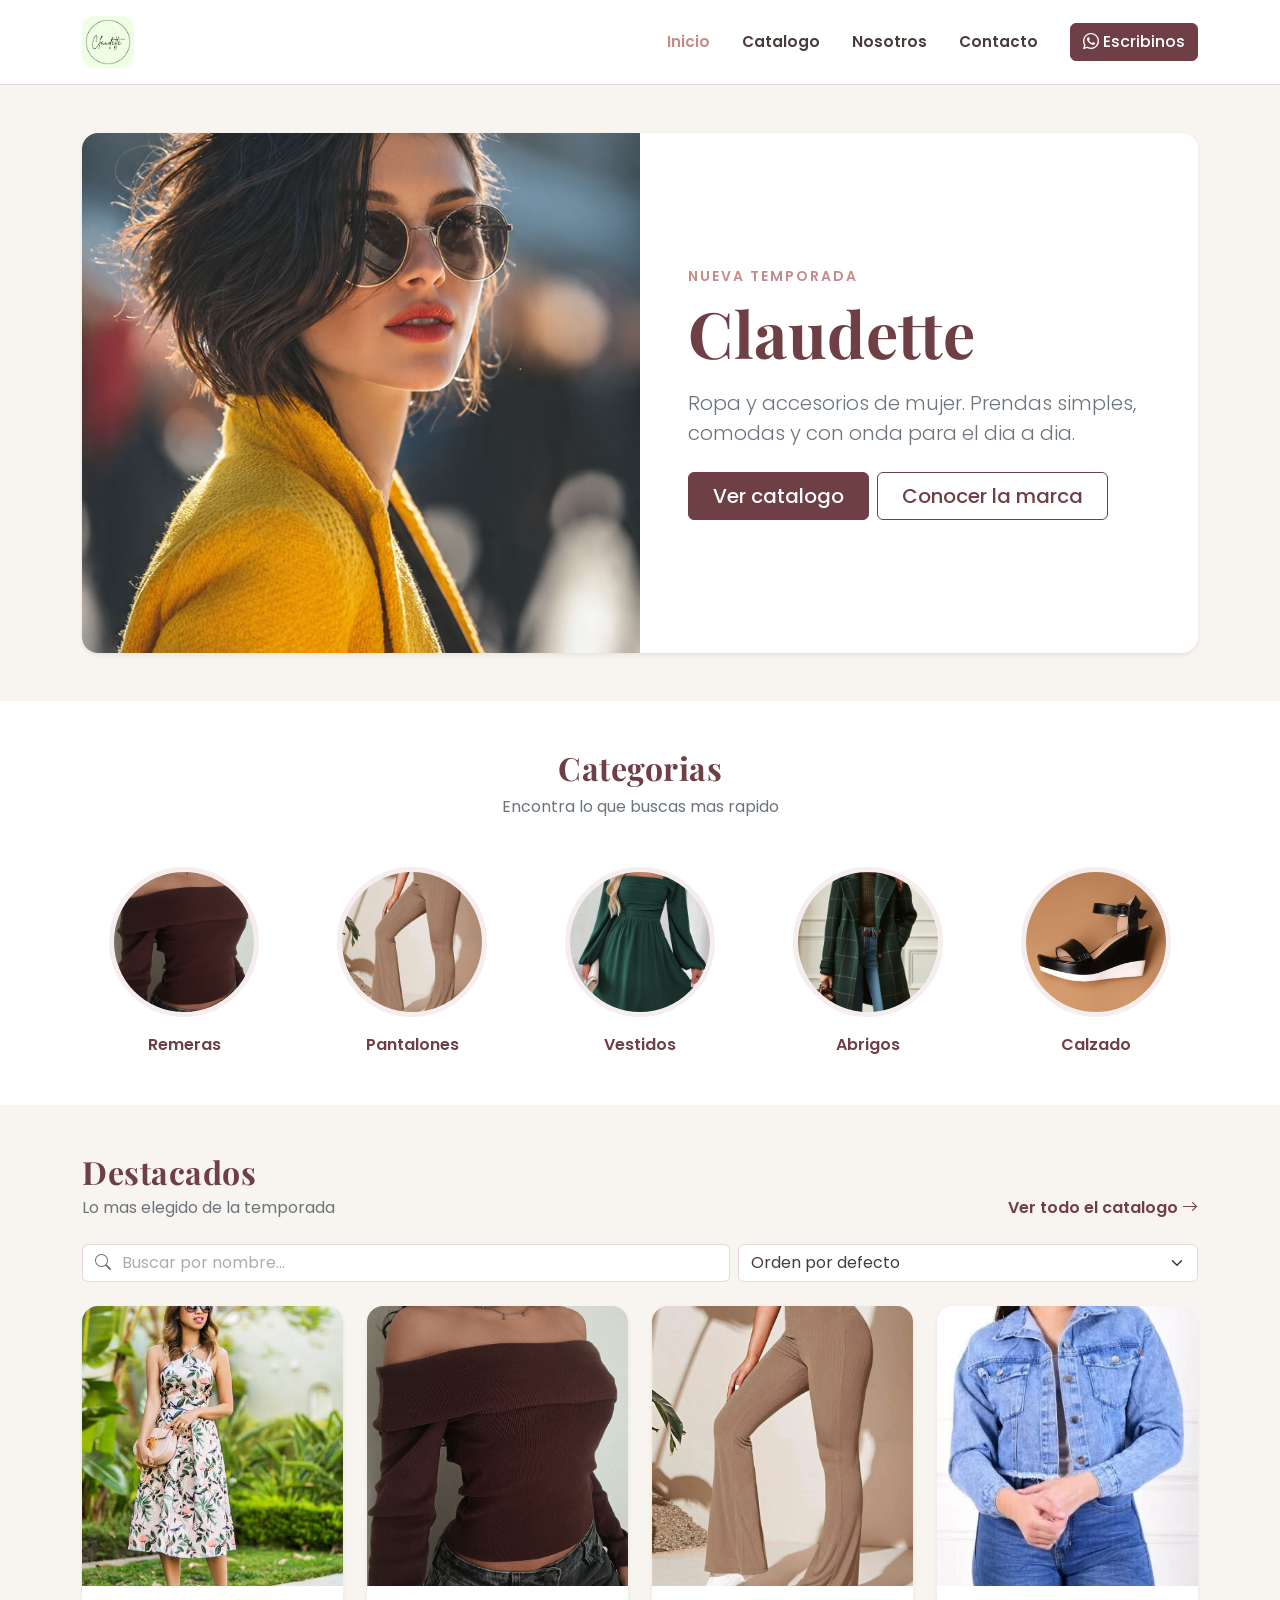
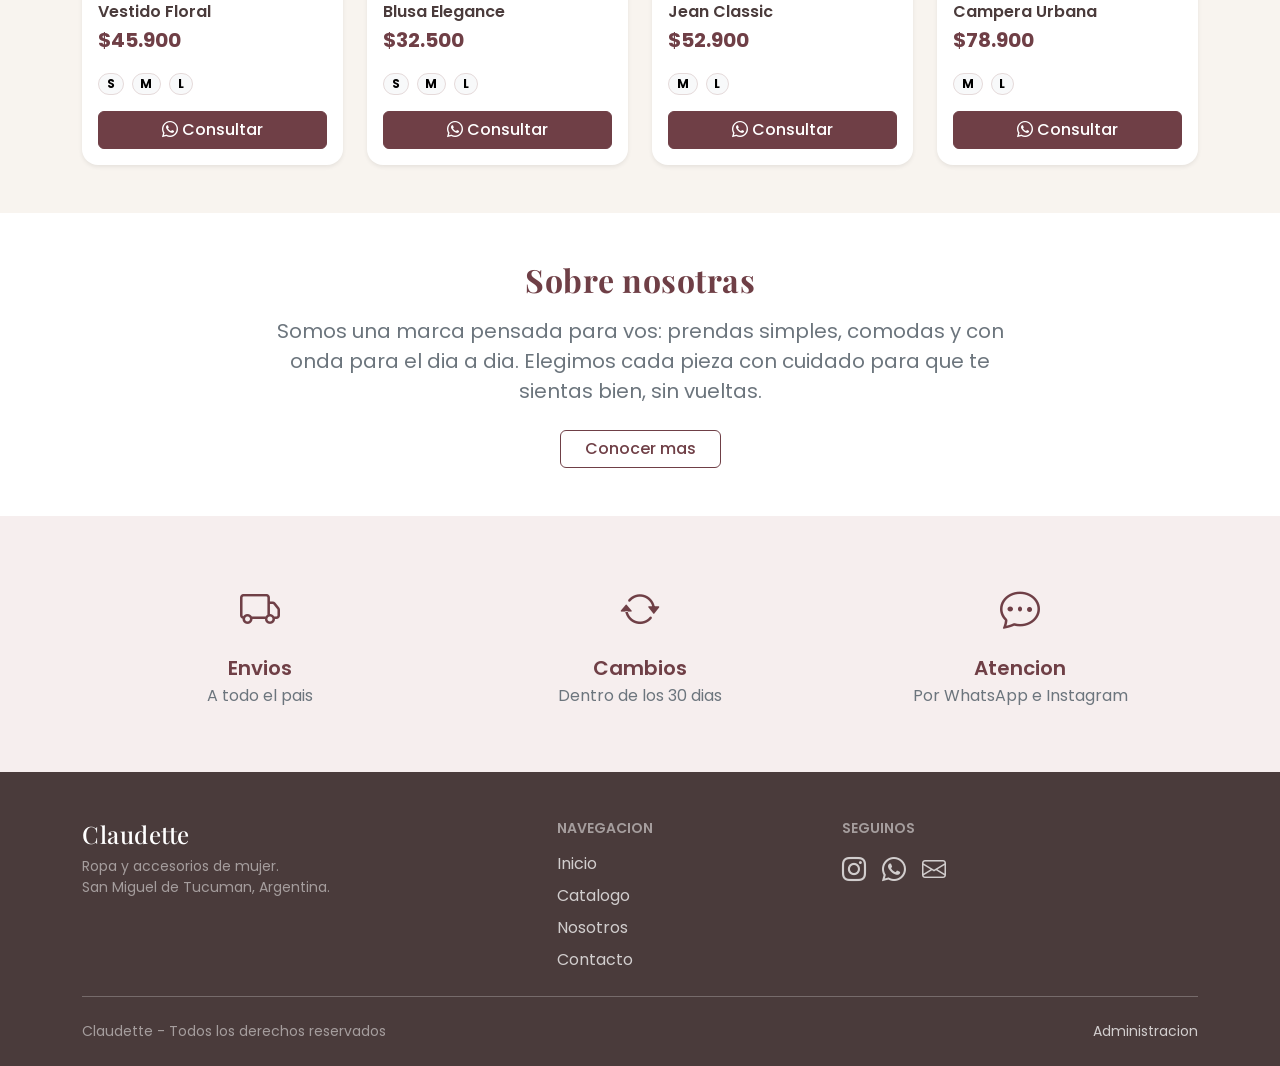
<file: index.html>
<!DOCTYPE html>
<html lang="es">

<head>
  <meta charset="UTF-8">
  <meta name="viewport" content="width=device-width, initial-scale=1.0">

  <title>Claudette | Ropa y accesorios de mujer</title>
  <meta name="description"
    content="Tienda de ropa y accesorios de mujer en San Miguel de Tucuman. Escribinos por WhatsApp o Instagram.">
  <meta name="keywords" content="ropa mujer, vestidos, remeras, accesorios, Claudette, Tucuman, indumentaria femenina">
  <meta property="og:title" content="Claudette | Ropa y accesorios">
  <meta property="og:description" content="Prendas simples, comodas y con onda para el dia a dia.">
  <meta property="og:image" content="img/ui/logo.jpeg">
  <meta property="og:type" content="website">

  <link href="https://cdn.jsdelivr.net/npm/bootstrap@5.3.3/dist/css/bootstrap.min.css" rel="stylesheet">
  <link href="https://cdn.jsdelivr.net/npm/bootstrap-icons@1.11.3/font/bootstrap-icons.min.css" rel="stylesheet">

  <link rel="preconnect" href="https://fonts.googleapis.com">
  <link rel="preconnect" href="https://fonts.gstatic.com" crossorigin>
  <link href="https://fonts.googleapis.com/css2?family=Playfair+Display:wght@600;700&family=Poppins:wght@300;400;500;600&display=swap"
    rel="stylesheet">
  <link rel="stylesheet" href="css/custom.css">
</head>

<body>

  <nav class="navbar navbar-expand-lg bg-white border-bottom sticky-top py-3">
    <div class="container">

      <a class="navbar-brand p-0" href="index.html">
        <img src="img/ui/logo.jpeg" alt="Claudette - Tienda de ropa" height="52" class="rounded-3">
      </a>

      <button class="navbar-toggler border-0 shadow-none" type="button" data-bs-toggle="collapse"
        data-bs-target="#menuPrincipal" aria-controls="menuPrincipal" aria-expanded="false" aria-label="Abrir menu">
        <span class="navbar-toggler-icon"></span>
      </button>

      <div class="collapse navbar-collapse" id="menuPrincipal">
        <ul class="navbar-nav ms-auto mb-2 mb-lg-0 gap-lg-3">
          <li class="nav-item"><a class="nav-link active" aria-current="page" href="index.html">Inicio</a></li>
          <li class="nav-item"><a class="nav-link" href="catalogo.html">Catalogo</a></li>
          <li class="nav-item"><a class="nav-link" href="nosotros.html">Nosotros</a></li>
          <li class="nav-item"><a class="nav-link" href="contacto.html">Contacto</a></li>
        </ul>

        <a href="https://wa.me/5493815551234" class="btn btn-primary ms-lg-4 mt-3 mt-lg-0">
          <i class="bi bi-whatsapp me-1"></i>Escribinos
        </a>
      </div>

    </div>
  </nav>


  <header class="bg-beige">
    <div class="container py-4 py-lg-5">
      <div class="row g-0 align-items-stretch bg-white rounded-4 overflow-hidden shadow-sm">

        <div class="col-lg-6">
          <img src="img/productos/Imagen.jpeg" class="w-100 h-100 object-fit-cover hero-img"
            alt="Coleccion Claudette">
        </div>

        <div class="col-lg-6 d-flex flex-column justify-content-center p-4 p-md-5 text-center text-lg-start">
          <p class="text-uppercase small fw-semibold text-rosa ls-1 mb-2">Nueva temporada</p>
          <h1 class="titulo display-3 fw-bold text-bordo mb-3">Claudette</h1>
          <p class="lead text-secondary mb-4">
            Ropa y accesorios de mujer. Prendas simples, comodas y con onda para el dia a dia.
          </p>

          <div class="d-flex flex-column flex-sm-row gap-2 justify-content-center justify-content-lg-start">
            <a class="btn btn-primary btn-lg px-4" href="catalogo.html">Ver catalogo</a>
            <a class="btn btn-outline-primary btn-lg px-4" href="nosotros.html">Conocer la marca</a>
          </div>
        </div>

      </div>
    </div>
  </header>


  <main>

 
    <section class="container py-5">

      <div class="text-center mb-5">
        <h2 class="titulo fw-bold text-bordo">Categorias</h2>
        <p class="text-secondary mb-0">Encontra lo que buscas mas rapido</p>
      </div>

      <div class="row row-cols-2 row-cols-md-3 row-cols-lg-5 g-4 justify-content-center">

        <div class="col">
          <a class="categoria d-block text-center text-decoration-none" href="remeras.html">
            <img src="img/productos/Remera.jpeg" class="img-categoria rounded-circle object-fit-cover mx-auto"
              alt="Remeras">
            <span class="d-block mt-3 fw-semibold text-bordo">Remeras</span>
          </a>
        </div>

        <div class="col">
          <a class="categoria d-block text-center text-decoration-none" href="pantalones.html">
            <img src="img/productos/Pantalon.jpeg" class="img-categoria rounded-circle object-fit-cover mx-auto"
              alt="Pantalones">
            <span class="d-block mt-3 fw-semibold text-bordo">Pantalones</span>
          </a>
        </div>

        <div class="col">
          <a class="categoria d-block text-center text-decoration-none" href="vestidos.html">
            <img src="img/productos/Vestido.jpeg" class="img-categoria rounded-circle object-fit-cover mx-auto"
              alt="Vestidos">
            <span class="d-block mt-3 fw-semibold text-bordo">Vestidos</span>
          </a>
        </div>

        <div class="col">
          <a class="categoria d-block text-center text-decoration-none" href="abrigos.html">
            <img src="img/productos/abrigo.jpeg" class="img-categoria rounded-circle object-fit-cover mx-auto"
              alt="Abrigos">
            <span class="d-block mt-3 fw-semibold text-bordo">Abrigos</span>
          </a>
        </div>

        <div class="col">
          <a class="categoria d-block text-center text-decoration-none" href="calzados.html">
            <img src="img/productos/calzado.jpg" class="img-categoria rounded-circle object-fit-cover mx-auto"
              alt="Calzado">
            <span class="d-block mt-3 fw-semibold text-bordo">Calzado</span>
          </a>
        </div>

      </div>
    </section>


    <section class="bg-beige py-5">
      <div class="container">

        <div class="d-flex flex-wrap justify-content-between align-items-end gap-2 mb-4">
          <div>
            <h2 class="titulo fw-bold text-bordo mb-1">Destacados</h2>
            <p class="text-secondary mb-0">Lo mas elegido de la temporada</p>
          </div>
          <a class="link-ver fw-semibold text-decoration-none" href="catalogo.html">
            Ver todo el catalogo <i class="bi bi-arrow-right"></i>
          </a>
        </div>

      
        <div class="row g-2 mb-4">

          <div class="col-md-7">
            <label class="visually-hidden" for="buscadorProductos">Buscar producto por nombre</label>
            <div class="input-group">
              <span class="input-group-text bg-white border-end-0">
                <i class="bi bi-search text-secondary"></i>
              </span>
              <input class="form-control border-start-0 ps-0" type="search" id="buscadorProductos"
                placeholder="Buscar por nombre..." autocomplete="off">
            </div>
          </div>

          <div class="col-md-5">
            <label class="visually-hidden" for="ordenProductos">Ordenar productos</label>
            <select class="form-select" id="ordenProductos">
              <option value="destacado">Orden por defecto</option>
              <option value="menor">Precio: de menor a mayor</option>
              <option value="mayor">Precio: de mayor a menor</option>
            </select>
          </div>

        </div>

        <div class="row row-cols-1 row-cols-sm-2 row-cols-lg-4 g-4" id="grillaDestacados">

          <div class="col producto" data-nombre="Vestido Floral" data-precio="45900">
            <article class="card card-producto h-100 border-0 shadow-sm rounded-4 overflow-hidden" data-id="1">
              <a href="producto.html?id=1">
                <img src="img/ui/claudete-vestido.jpg" class="card-img-top object-fit-cover" alt="Vestido Floral">
              </a>
              <div class="card-body d-flex flex-column">
                <h3 class="h6 fw-semibold mb-1">
                  <a class="text-reset text-decoration-none" href="producto.html?id=1">Vestido Floral</a>
                </h3>
                <p class="fs-5 fw-bold text-bordo mb-3">$45.900</p>
                <ul class="list-unstyled d-flex flex-wrap gap-2 mb-3">
                  <li><span class="badge rounded-pill text-bg-light border">S</span></li>
                  <li><span class="badge rounded-pill text-bg-light border">M</span></li>
                  <li><span class="badge rounded-pill text-bg-light border">L</span></li>
                </ul>
                <a class="btn btn-primary w-100 mt-auto" href="https://wa.me/5493815551234">
                  <i class="bi bi-whatsapp me-1"></i>Consultar
                </a>
              </div>
            </article>
          </div>

          <div class="col producto" data-nombre="Blusa Elegance" data-precio="32500">
            <article class="card card-producto h-100 border-0 shadow-sm rounded-4 overflow-hidden" data-id="2">
              <a href="producto.html?id=2">
                <img src="img/productos/Remera.jpeg" class="card-img-top object-fit-cover"
                  alt="Blusa Elegance">
              </a>
              <div class="card-body d-flex flex-column">
                <h3 class="h6 fw-semibold mb-1">
                  <a class="text-reset text-decoration-none" href="producto.html?id=2">Blusa Elegance</a>
                </h3>
                <p class="fs-5 fw-bold text-bordo mb-3">$32.500</p>
                <ul class="list-unstyled d-flex flex-wrap gap-2 mb-3">
                  <li><span class="badge rounded-pill text-bg-light border">S</span></li>
                  <li><span class="badge rounded-pill text-bg-light border">M</span></li>
                  <li><span class="badge rounded-pill text-bg-light border">L</span></li>
                </ul>
                <a class="btn btn-primary w-100 mt-auto" href="https://wa.me/5493815551234">
                  <i class="bi bi-whatsapp me-1"></i>Consultar
                </a>
              </div>
            </article>
          </div>

          <div class="col producto" data-nombre="Jean Classic" data-precio="52900">
            <article class="card card-producto h-100 border-0 shadow-sm rounded-4 overflow-hidden" data-id="3">
              <a href="producto.html?id=3">
                <img src="img/productos/Pantalon.jpeg" class="card-img-top object-fit-cover" alt="Jean Classic">
              </a>
              <div class="card-body d-flex flex-column">
                <h3 class="h6 fw-semibold mb-1">
                  <a class="text-reset text-decoration-none" href="producto.html?id=3">Jean Classic</a>
                </h3>
                <p class="fs-5 fw-bold text-bordo mb-3">$52.900</p>
                <ul class="list-unstyled d-flex flex-wrap gap-2 mb-3">
                  <li><span class="badge rounded-pill text-bg-light border">M</span></li>
                  <li><span class="badge rounded-pill text-bg-light border">L</span></li>
                </ul>
                <a class="btn btn-primary w-100 mt-auto" href="https://wa.me/5493815551234">
                  <i class="bi bi-whatsapp me-1"></i>Consultar
                </a>
              </div>
            </article>
          </div>

          <div class="col producto" data-nombre="Campera Urbana" data-precio="78900">
            <article class="card card-producto h-100 border-0 shadow-sm rounded-4 overflow-hidden" data-id="4">
              <a href="producto.html?id=4">
                <img src="img/ui/campera-jean-claudette.jpg" class="card-img-top object-fit-cover"
                  alt="Campera Urbana">
              </a>
              <div class="card-body d-flex flex-column">
                <h3 class="h6 fw-semibold mb-1">
                  <a class="text-reset text-decoration-none" href="producto.html?id=4">Campera Urbana</a>
                </h3>
                <p class="fs-5 fw-bold text-bordo mb-3">$78.900</p>
                <ul class="list-unstyled d-flex flex-wrap gap-2 mb-3">
                  <li><span class="badge rounded-pill text-bg-light border">M</span></li>
                  <li><span class="badge rounded-pill text-bg-light border">L</span></li>
                </ul>
                <a class="btn btn-primary w-100 mt-auto" href="https://wa.me/5493815551234">
                  <i class="bi bi-whatsapp me-1"></i>Consultar
                </a>
              </div>
            </article>
          </div>

        </div>
      </div>
    </section>


    <section class="container py-5">
      <div class="row justify-content-center text-center">
        <div class="col-lg-8">
          <h2 class="titulo fw-bold text-bordo mb-3">Sobre nosotras</h2>
          <p class="text-secondary fs-5 mb-4">
            Somos una marca pensada para vos: prendas simples, comodas y con onda para el dia a dia.
            Elegimos cada pieza con cuidado para que te sientas bien, sin vueltas.
          </p>
          <a class="btn btn-outline-primary px-4" href="nosotros.html">Conocer mas</a>
        </div>
      </div>
    </section>


    <section class="bg-rosa-claro py-5">
      <div class="container">
        <div class="row row-cols-1 row-cols-md-3 g-4 text-center">

          <div class="col">
            <div class="p-3">
              <i class="bi bi-truck fs-1 text-bordo"></i>
              <h3 class="h5 fw-semibold text-bordo mt-3 mb-1">Envios</h3>
              <p class="text-secondary mb-0">A todo el pais</p>
            </div>
          </div>

          <div class="col">
            <div class="p-3">
              <i class="bi bi-arrow-repeat fs-1 text-bordo"></i>
              <h3 class="h5 fw-semibold text-bordo mt-3 mb-1">Cambios</h3>
              <p class="text-secondary mb-0">Dentro de los 30 dias</p>
            </div>
          </div>

          <div class="col">
            <div class="p-3">
              <i class="bi bi-chat-dots fs-1 text-bordo"></i>
              <h3 class="h5 fw-semibold text-bordo mt-3 mb-1">Atencion</h3>
              <p class="text-secondary mb-0">Por WhatsApp e Instagram</p>
            </div>
          </div>

        </div>
      </div>
    </section>

  </main>


  <footer class="bg-marron text-white pt-5 pb-4" id="contactos">
    <div class="container">

      <div class="row gy-4">

        <div class="col-md-5">
          <h4 class="titulo h4 mb-2">Claudette</h4>
          <p class="small text-white-50 mb-0">
            Ropa y accesorios de mujer.<br>San Miguel de Tucuman, Argentina.
          </p>
        </div>

        <div class="col-6 col-md-3">
          <h5 class="text-uppercase small fw-semibold text-white-50 mb-3">Navegacion</h5>
          <ul class="list-unstyled d-flex flex-column gap-2 mb-0">
            <li><a class="link-footer" href="index.html">Inicio</a></li>
            <li><a class="link-footer" href="catalogo.html">Catalogo</a></li>
            <li><a class="link-footer" href="nosotros.html">Nosotros</a></li>
            <li><a class="link-footer" href="contacto.html">Contacto</a></li>
          </ul>
        </div>

        <div class="col-6 col-md-4">
          <h5 class="text-uppercase small fw-semibold text-white-50 mb-3">Seguinos</h5>
          <div class="d-flex gap-3 fs-4">
            <a class="link-footer" href="https://www.instagram.com/claudette.r.h" aria-label="Instagram">
              <i class="bi bi-instagram"></i>
            </a>
            <a class="link-footer" href="https://wa.me/5493815551234" aria-label="WhatsApp">
              <i class="bi bi-whatsapp"></i>
            </a>
            <a class="link-footer" href="mailto:hola@claudette.com" aria-label="Email">
              <i class="bi bi-envelope"></i>
            </a>
          </div>
        </div>

      </div>

      <hr class="border-light opacity-25 my-4">

      <div class="d-flex flex-column flex-sm-row justify-content-between align-items-center gap-2">
        <p class="small text-white-50 mb-0">Claudette - Todos los derechos reservados</p>
        <a class="link-footer small" href="admin/login.html">Administracion</a>
      </div>

    </div>
  </footer>

  <script src="https://cdn.jsdelivr.net/npm/bootstrap@5.3.3/dist/js/bootstrap.bundle.min.js"></script>
  <script src="js/index.js"></script>

</body>

</html>
</file>
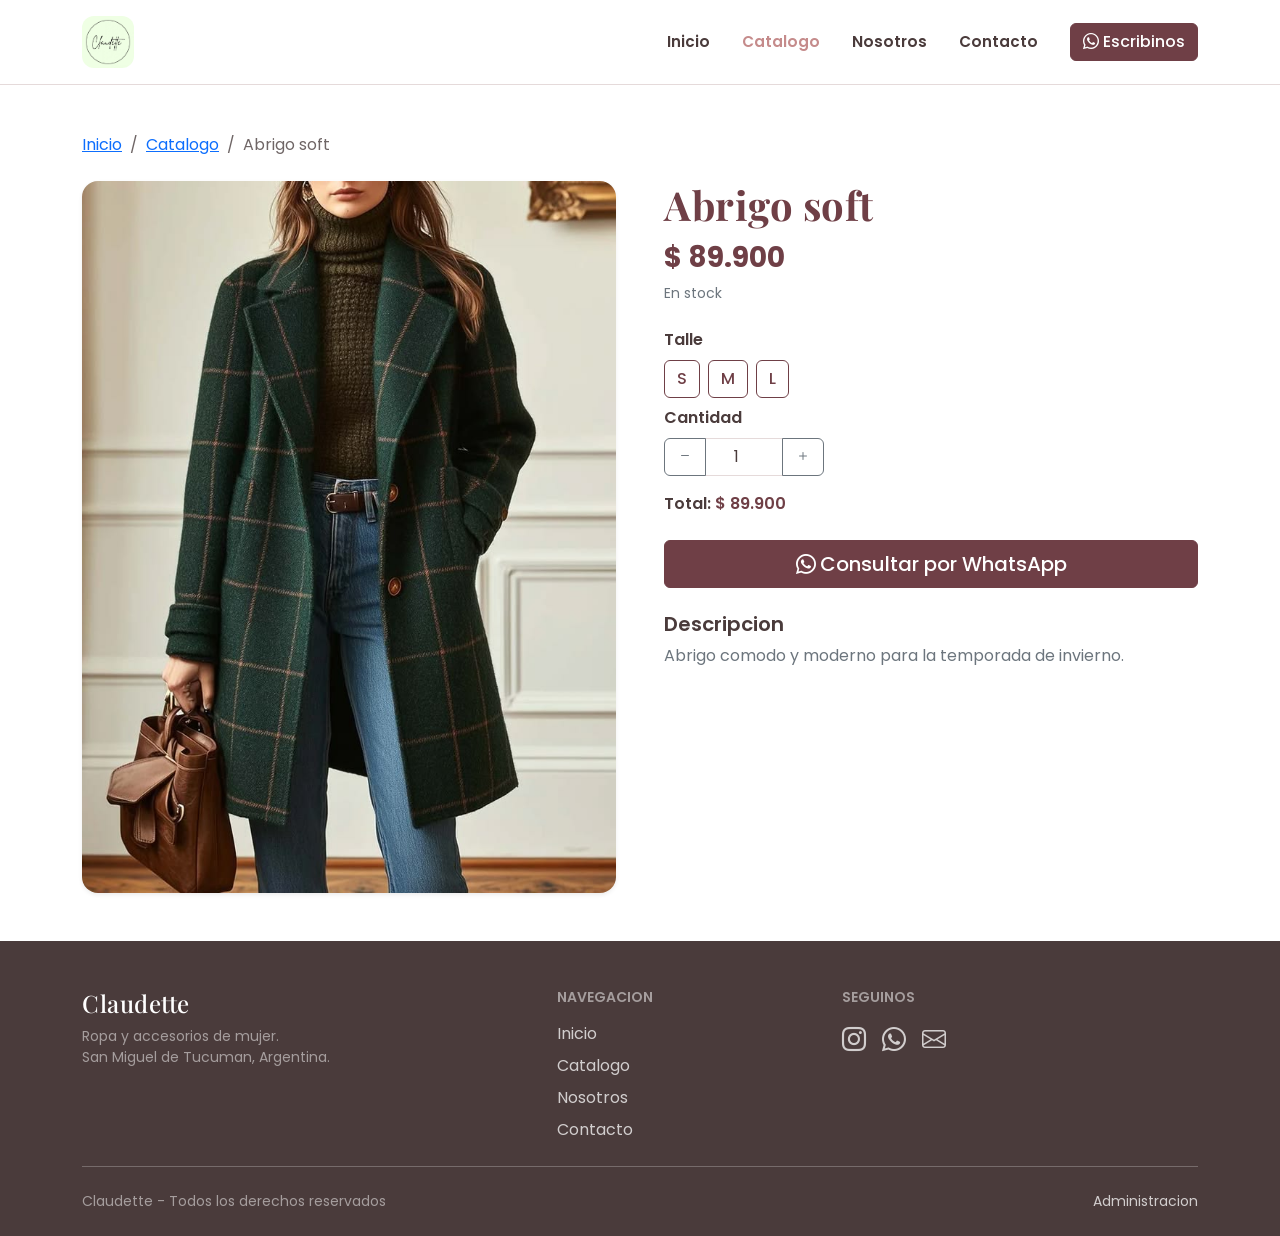
<file: abrigos.html>
<!DOCTYPE html>
<html lang="es">

<head>
  <meta charset="UTF-8">
  <meta name="viewport" content="width=device-width, initial-scale=1.0">

  <title>Claudette | Abrigos</title>
  <meta name="description" content="Abrigos calidos y con onda para el invierno - Claudette.">
  <link href="https://cdn.jsdelivr.net/npm/bootstrap@5.3.3/dist/css/bootstrap.min.css" rel="stylesheet">
  <link href="https://cdn.jsdelivr.net/npm/bootstrap-icons@1.11.3/font/bootstrap-icons.min.css" rel="stylesheet">

  <link rel="preconnect" href="https://fonts.googleapis.com">
  <link rel="preconnect" href="https://fonts.gstatic.com" crossorigin>
  <link href="https://fonts.googleapis.com/css2?family=Playfair+Display:wght@600;700&family=Poppins:wght@300;400;500;600&display=swap"
    rel="stylesheet">

  <link rel="stylesheet" href="css/custom.css">
  <link rel="stylesheet" href="css/productos.css">
</head>

<body>

  <nav class="navbar navbar-expand-lg bg-white border-bottom sticky-top py-3">
    <div class="container">

      <a class="navbar-brand p-0" href="index.html">
        <img src="img/ui/logo.jpeg" alt="Claudette - Tienda de ropa" height="52" class="rounded-3">
      </a>

      <button class="navbar-toggler border-0 shadow-none" type="button" data-bs-toggle="collapse"
        data-bs-target="#menuPrincipal" aria-controls="menuPrincipal" aria-expanded="false" aria-label="Abrir menu">
        <span class="navbar-toggler-icon"></span>
      </button>

      <div class="collapse navbar-collapse" id="menuPrincipal">
        <ul class="navbar-nav ms-auto mb-2 mb-lg-0 gap-lg-3">
          <li class="nav-item"><a class="nav-link" href="index.html">Inicio</a></li>
          <li class="nav-item"><a class="nav-link active" aria-current="page" href="catalogo.html">Catalogo</a></li>
          <li class="nav-item"><a class="nav-link" href="nosotros.html">Nosotros</a></li>
          <li class="nav-item"><a class="nav-link" href="contacto.html">Contacto</a></li>
        </ul>

        <a href="https://wa.me/5493815551234" class="btn btn-primary ms-lg-4 mt-3 mt-lg-0">
          <i class="bi bi-whatsapp me-1"></i>Escribinos
        </a>
      </div>

    </div>
  </nav>


  <main>

    <section class="container py-5">

      <nav aria-label="breadcrumb" class="mb-4">
        <ol class="breadcrumb mb-0">
          <li class="breadcrumb-item"><a href="index.html">Inicio</a></li>
          <li class="breadcrumb-item"><a href="catalogo.html">Catalogo</a></li>
          <li class="breadcrumb-item active" aria-current="page" id="breadcrumbProducto">Abrigos</li>
        </ol>
      </nav>

      <div class="row g-4 g-lg-5">

        <div class="col-lg-6">
          <img src="img/productos/abrigo.jpeg" class="img-fluid rounded-4 shadow-sm w-100 object-fit-cover"
            alt="Abrigos" id="imagenProducto">
        </div>

        <div class="col-lg-6" data-categoria="abrigos">
          <h1 class="titulo fw-bold text-bordo mb-2" id="nombreProducto">Abrigos</h1>
          <p class="fs-3 fw-bold text-bordo mb-1" id="precioProducto">$0</p>
          <p class="text-secondary small mb-4">En stock</p>

          <fieldset class="mb-2">
            <legend class="fw-semibold fs-6 mb-2">Talle</legend>
            <div class="d-flex gap-2" id="grupoTalles">
              <input type="radio" class="btn-check" name="talle" id="talleS" value="S" autocomplete="off">
              <label class="btn btn-outline-primary" for="talleS">S</label>

              <input type="radio" class="btn-check" name="talle" id="talleM" value="M" autocomplete="off">
              <label class="btn btn-outline-primary" for="talleM">M</label>

              <input type="radio" class="btn-check" name="talle" id="talleL" value="L" autocomplete="off">
              <label class="btn btn-outline-primary" for="talleL">L</label>
            </div>
            <div class="form-text text-danger d-none" id="avisoTalle">
              Elegi un talle antes de consultar.
            </div>
          </fieldset>

          <div class="mb-3">
            <label class="form-label fw-semibold d-block">Cantidad</label>
            <div class="input-group" style="max-width: 160px">
              <button class="btn btn-outline-secondary" type="button" id="btnMenos" aria-label="Restar cantidad">
                <i class="bi bi-dash"></i>
              </button>
              <input type="number" id="cantidad" name="cantidad" value="1" min="1" class="form-control text-center">
              <button class="btn btn-outline-secondary" type="button" id="btnMas" aria-label="Sumar cantidad">
                <i class="bi bi-plus"></i>
              </button>
            </div>
          </div>

          <p class="fw-semibold mb-4">
            Total: <span class="text-bordo" id="precioTotal">$0</span>
          </p>

          <a class="btn btn-primary btn-lg w-100 mb-4" id="btnConsultar" href="https://wa.me/5493815551234"
            target="_blank" rel="noopener">
            <i class="bi bi-whatsapp me-1"></i>Consultar por WhatsApp
          </a>

          <div>
            <h2 class="h5 fw-semibold mb-2">Descripcion</h2>
            <p class="text-secondary mb-0" id="descripcionProducto"></p>
          </div>
        </div>

      </div>
    </section>

  </main>


  <footer class="bg-marron text-white pt-5 pb-4" id="contactos">
    <div class="container">

      <div class="row gy-4">

        <div class="col-md-5">
          <h4 class="titulo h4 mb-2">Claudette</h4>
          <p class="small text-white-50 mb-0">
            Ropa y accesorios de mujer.<br>San Miguel de Tucuman, Argentina.
          </p>
        </div>

        <div class="col-6 col-md-3">
          <h5 class="text-uppercase small fw-semibold text-white-50 mb-3">Navegacion</h5>
          <ul class="list-unstyled d-flex flex-column gap-2 mb-0">
            <li><a class="link-footer" href="index.html">Inicio</a></li>
            <li><a class="link-footer" href="catalogo.html">Catalogo</a></li>
            <li><a class="link-footer" href="nosotros.html">Nosotros</a></li>
            <li><a class="link-footer" href="contacto.html">Contacto</a></li>
          </ul>
        </div>

        <div class="col-6 col-md-4">
          <h5 class="text-uppercase small fw-semibold text-white-50 mb-3">Seguinos</h5>
          <div class="d-flex gap-3 fs-4">
            <a class="link-footer" href="https://www.instagram.com/claudette.r.h" aria-label="Instagram">
              <i class="bi bi-instagram"></i>
            </a>
            <a class="link-footer" href="https://wa.me/5493815551234" aria-label="WhatsApp">
              <i class="bi bi-whatsapp"></i>
            </a>
            <a class="link-footer" href="mailto:hola@claudette.com" aria-label="Email">
              <i class="bi bi-envelope"></i>
            </a>
          </div>
        </div>

      </div>

      <hr class="border-light opacity-25 my-4">

      <div class="d-flex flex-column flex-sm-row justify-content-between align-items-center gap-2">
        <p class="small text-white-50 mb-0">Claudette - Todos los derechos reservados</p>
        <a class="link-footer small" href="admin/login.html">Administracion</a>
      </div>

    </div>
  </footer>

  <script src="https://cdn.jsdelivr.net/npm/bootstrap@5.3.3/dist/js/bootstrap.bundle.min.js"></script>
  <script src="js/producto-categoria.js"></script>

</body>

</html>
</file>
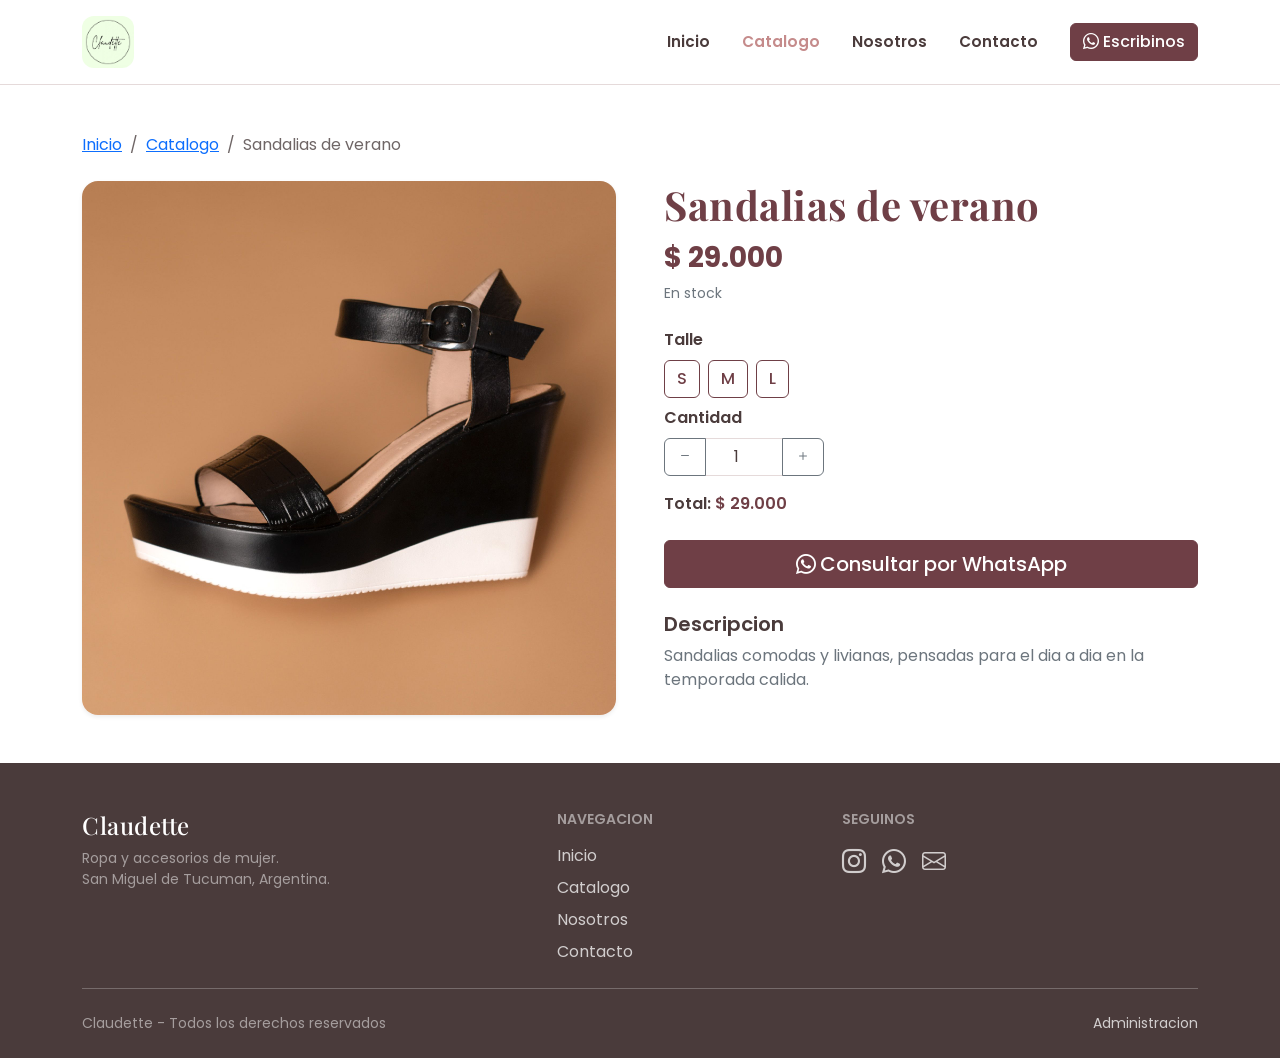
<file: calzados.html>
<!DOCTYPE html>
<html lang="es">

<head>
  <meta charset="UTF-8">
  <meta name="viewport" content="width=device-width, initial-scale=1.0">

  <title>Claudette | Calzado</title>
  <meta name="description" content="Calzado comodo y versatil para complementar tu look - Claudette.">
  <link href="https://cdn.jsdelivr.net/npm/bootstrap@5.3.3/dist/css/bootstrap.min.css" rel="stylesheet">
  <link href="https://cdn.jsdelivr.net/npm/bootstrap-icons@1.11.3/font/bootstrap-icons.min.css" rel="stylesheet">

  <link rel="preconnect" href="https://fonts.googleapis.com">
  <link rel="preconnect" href="https://fonts.gstatic.com" crossorigin>
  <link href="https://fonts.googleapis.com/css2?family=Playfair+Display:wght@600;700&family=Poppins:wght@300;400;500;600&display=swap"
    rel="stylesheet">

  <link rel="stylesheet" href="css/custom.css">
  <link rel="stylesheet" href="css/productos.css">
</head>

<body>

  <nav class="navbar navbar-expand-lg bg-white border-bottom sticky-top py-3">
    <div class="container">

      <a class="navbar-brand p-0" href="index.html">
        <img src="img/ui/logo.jpeg" alt="Claudette - Tienda de ropa" height="52" class="rounded-3">
      </a>

      <button class="navbar-toggler border-0 shadow-none" type="button" data-bs-toggle="collapse"
        data-bs-target="#menuPrincipal" aria-controls="menuPrincipal" aria-expanded="false" aria-label="Abrir menu">
        <span class="navbar-toggler-icon"></span>
      </button>

      <div class="collapse navbar-collapse" id="menuPrincipal">
        <ul class="navbar-nav ms-auto mb-2 mb-lg-0 gap-lg-3">
          <li class="nav-item"><a class="nav-link" href="index.html">Inicio</a></li>
          <li class="nav-item"><a class="nav-link active" aria-current="page" href="catalogo.html">Catalogo</a></li>
          <li class="nav-item"><a class="nav-link" href="nosotros.html">Nosotros</a></li>
          <li class="nav-item"><a class="nav-link" href="contacto.html">Contacto</a></li>
        </ul>

        <a href="https://wa.me/5493815551234" class="btn btn-primary ms-lg-4 mt-3 mt-lg-0">
          <i class="bi bi-whatsapp me-1"></i>Escribinos
        </a>
      </div>

    </div>
  </nav>


  <main>

    <section class="container py-5">

      <nav aria-label="breadcrumb" class="mb-4">
        <ol class="breadcrumb mb-0">
          <li class="breadcrumb-item"><a href="index.html">Inicio</a></li>
          <li class="breadcrumb-item"><a href="catalogo.html">Catalogo</a></li>
          <li class="breadcrumb-item active" aria-current="page" id="breadcrumbProducto">Calzado</li>
        </ol>
      </nav>

      <div class="row g-4 g-lg-5">

        <div class="col-lg-6">
          <img src="img/productos/calzado.jpg" class="img-fluid rounded-4 shadow-sm w-100 object-fit-cover"
            alt="Calzado" id="imagenProducto">
        </div>

        <div class="col-lg-6" data-categoria="calzado">
          <h1 class="titulo fw-bold text-bordo mb-2" id="nombreProducto">Calzado</h1>
          <p class="fs-3 fw-bold text-bordo mb-1" id="precioProducto">$0</p>
          <p class="text-secondary small mb-4">En stock</p>

          <fieldset class="mb-2">
            <legend class="fw-semibold fs-6 mb-2">Talle</legend>
            <div class="d-flex gap-2" id="grupoTalles">
              <input type="radio" class="btn-check" name="talle" id="talleS" value="S" autocomplete="off">
              <label class="btn btn-outline-primary" for="talleS">S</label>

              <input type="radio" class="btn-check" name="talle" id="talleM" value="M" autocomplete="off">
              <label class="btn btn-outline-primary" for="talleM">M</label>

              <input type="radio" class="btn-check" name="talle" id="talleL" value="L" autocomplete="off">
              <label class="btn btn-outline-primary" for="talleL">L</label>
            </div>
            <div class="form-text text-danger d-none" id="avisoTalle">
              Elegi un talle antes de consultar.
            </div>
          </fieldset>

          <div class="mb-3">
            <label class="form-label fw-semibold d-block">Cantidad</label>
            <div class="input-group" style="max-width: 160px">
              <button class="btn btn-outline-secondary" type="button" id="btnMenos" aria-label="Restar cantidad">
                <i class="bi bi-dash"></i>
              </button>
              <input type="number" id="cantidad" name="cantidad" value="1" min="1" class="form-control text-center">
              <button class="btn btn-outline-secondary" type="button" id="btnMas" aria-label="Sumar cantidad">
                <i class="bi bi-plus"></i>
              </button>
            </div>
          </div>

          <p class="fw-semibold mb-4">
            Total: <span class="text-bordo" id="precioTotal">$0</span>
          </p>

          <a class="btn btn-primary btn-lg w-100 mb-4" id="btnConsultar" href="https://wa.me/5493815551234"
            target="_blank" rel="noopener">
            <i class="bi bi-whatsapp me-1"></i>Consultar por WhatsApp
          </a>

          <div>
            <h2 class="h5 fw-semibold mb-2">Descripcion</h2>
            <p class="text-secondary mb-0" id="descripcionProducto"></p>
          </div>
        </div>

      </div>
    </section>

  </main>


  <footer class="bg-marron text-white pt-5 pb-4" id="contactos">
    <div class="container">

      <div class="row gy-4">

        <div class="col-md-5">
          <h4 class="titulo h4 mb-2">Claudette</h4>
          <p class="small text-white-50 mb-0">
            Ropa y accesorios de mujer.<br>San Miguel de Tucuman, Argentina.
          </p>
        </div>

        <div class="col-6 col-md-3">
          <h5 class="text-uppercase small fw-semibold text-white-50 mb-3">Navegacion</h5>
          <ul class="list-unstyled d-flex flex-column gap-2 mb-0">
            <li><a class="link-footer" href="index.html">Inicio</a></li>
            <li><a class="link-footer" href="catalogo.html">Catalogo</a></li>
            <li><a class="link-footer" href="nosotros.html">Nosotros</a></li>
            <li><a class="link-footer" href="contacto.html">Contacto</a></li>
          </ul>
        </div>

        <div class="col-6 col-md-4">
          <h5 class="text-uppercase small fw-semibold text-white-50 mb-3">Seguinos</h5>
          <div class="d-flex gap-3 fs-4">
            <a class="link-footer" href="https://www.instagram.com/claudette.r.h" aria-label="Instagram">
              <i class="bi bi-instagram"></i>
            </a>
            <a class="link-footer" href="https://wa.me/5493815551234" aria-label="WhatsApp">
              <i class="bi bi-whatsapp"></i>
            </a>
            <a class="link-footer" href="mailto:hola@claudette.com" aria-label="Email">
              <i class="bi bi-envelope"></i>
            </a>
          </div>
        </div>

      </div>

      <hr class="border-light opacity-25 my-4">

      <div class="d-flex flex-column flex-sm-row justify-content-between align-items-center gap-2">
        <p class="small text-white-50 mb-0">Claudette - Todos los derechos reservados</p>
        <a class="link-footer small" href="admin/login.html">Administracion</a>
      </div>

    </div>
  </footer>

  <script src="https://cdn.jsdelivr.net/npm/bootstrap@5.3.3/dist/js/bootstrap.bundle.min.js"></script>
  <script src="js/producto-categoria.js"></script>

</body>

</html>
</file>
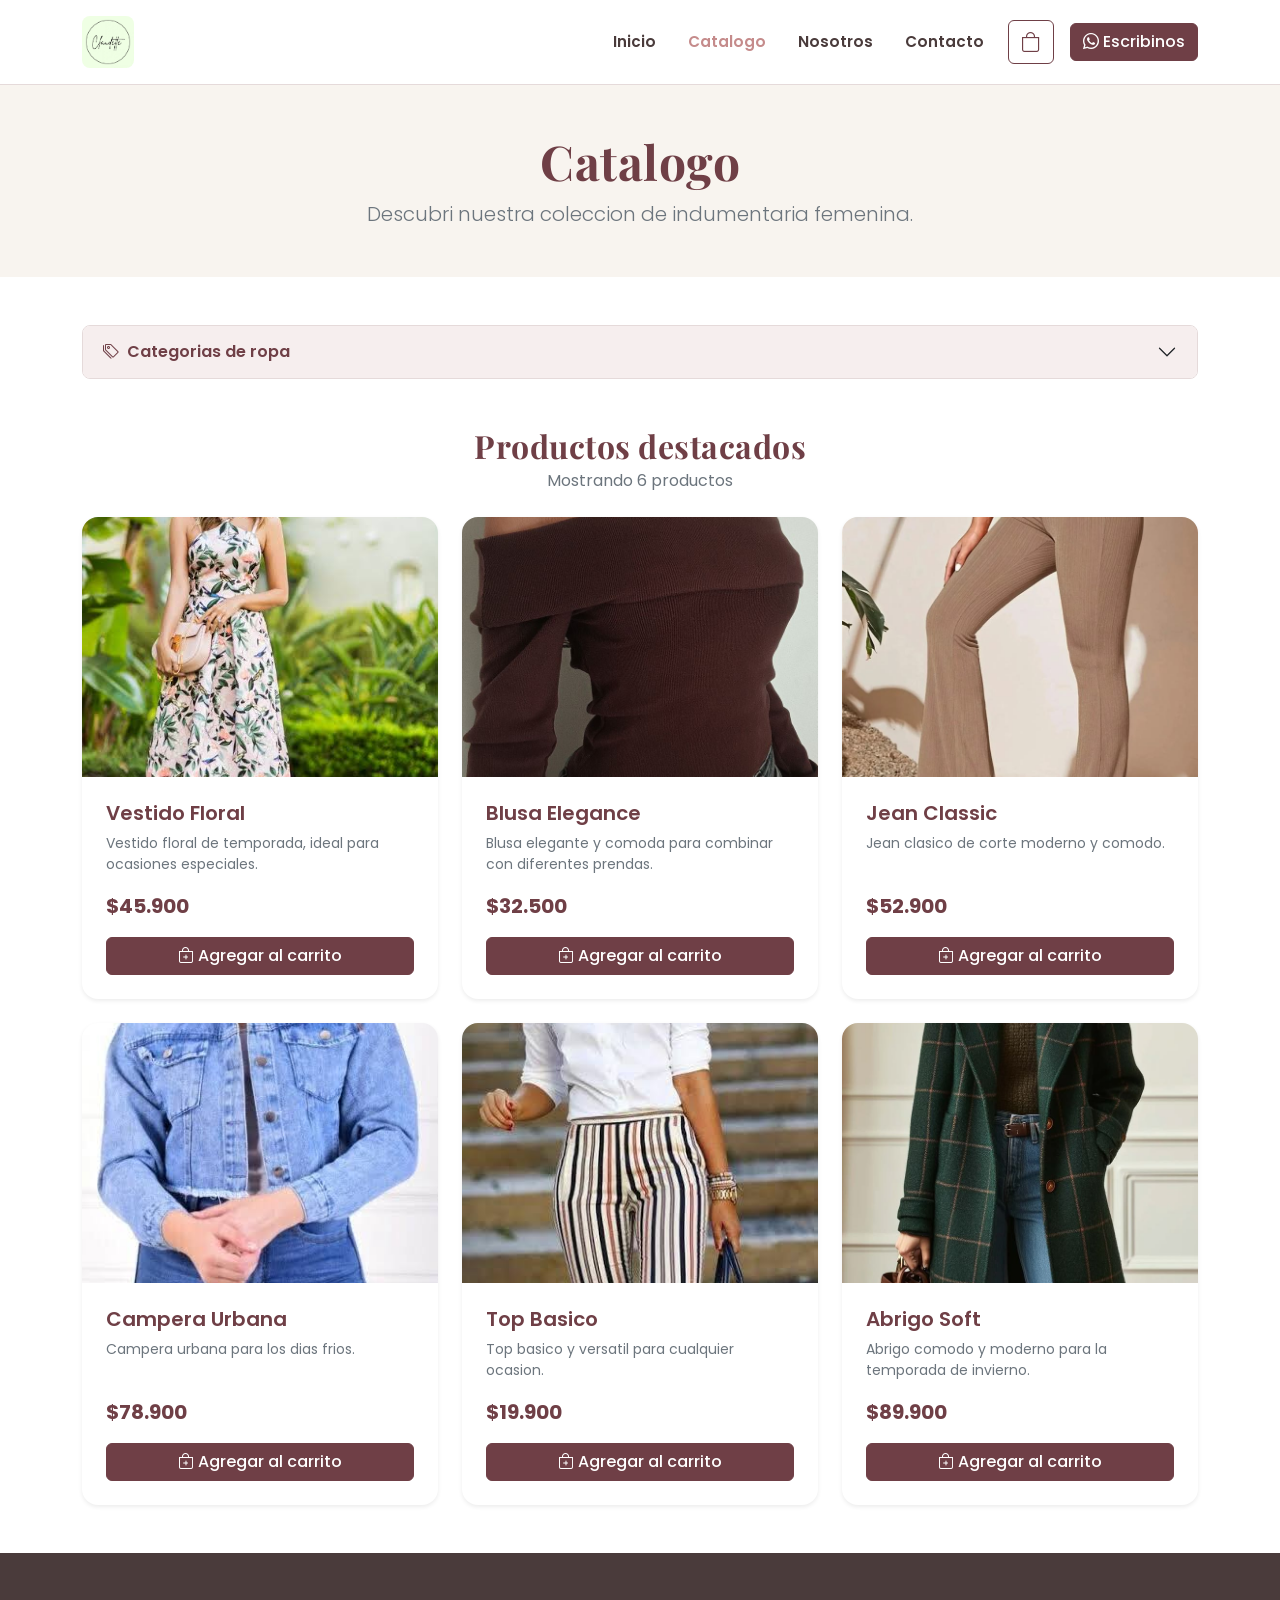
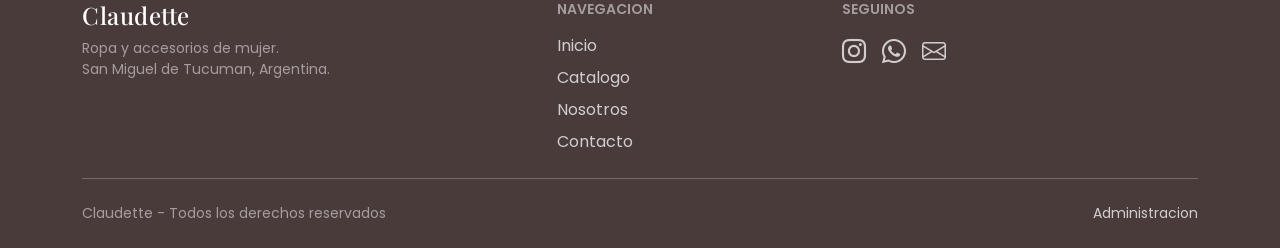
<file: catalogo.html>
<!DOCTYPE html>
<html lang="es">

<head>
  <meta charset="UTF-8">
  <meta name="viewport" content="width=device-width, initial-scale=1.0">

  <title>Catalogo | Claudette</title>
  <meta name="description"
    content="Descubri la coleccion de indumentaria femenina de Claudette: vestidos, remeras, pantalones, abrigos y accesorios.">
  <meta name="keywords" content="catalogo, ropa mujer, vestidos, remeras, pantalones, abrigos, Claudette, Tucuman">
  <meta property="og:title" content="Catalogo | Claudette">
  <meta property="og:description" content="Descubri nuestra coleccion de indumentaria femenina.">
  <meta property="og:image" content="img/ui/logo.jpeg">
  <meta property="og:type" content="website">
  <link href="https://cdn.jsdelivr.net/npm/bootstrap@5.3.3/dist/css/bootstrap.min.css" rel="stylesheet">
  <link href="https://cdn.jsdelivr.net/npm/bootstrap-icons@1.11.3/font/bootstrap-icons.min.css" rel="stylesheet">
  <link rel="preconnect" href="https://fonts.googleapis.com">
  <link rel="preconnect" href="https://fonts.gstatic.com" crossorigin>
  <link href="https://fonts.googleapis.com/css2?family=Playfair+Display:wght@600;700&family=Poppins:wght@300;400;500;600&display=swap"
    rel="stylesheet">
  <link rel="stylesheet" href="css/catalogo.css">
</head>

<body>

  <nav class="navbar navbar-expand-lg bg-white border-bottom sticky-top py-3">
    <div class="container">

      <a class="navbar-brand p-0" href="index.html">
        <img src="img/ui/logo.jpeg" alt="Claudette - Tienda de ropa" height="52" class="rounded-3">
      </a>

      <button class="navbar-toggler border-0 shadow-none" type="button" data-bs-toggle="collapse"
        data-bs-target="#menuPrincipal" aria-controls="menuPrincipal" aria-expanded="false" aria-label="Abrir menu">
        <span class="navbar-toggler-icon"></span>
      </button>

      <div class="collapse navbar-collapse" id="menuPrincipal">
        <ul class="navbar-nav ms-auto mb-2 mb-lg-0 gap-lg-3">
          <li class="nav-item"><a class="nav-link" href="index.html">Inicio</a></li>
          <li class="nav-item"><a class="nav-link active" aria-current="page" href="catalogo.html">Catalogo</a></li>
          <li class="nav-item"><a class="nav-link" href="nosotros.html">Nosotros</a></li>
          <li class="nav-item"><a class="nav-link" href="contacto.html">Contacto</a></li>
        </ul>

        <button type="button"
          class="btn btn-outline-primary position-relative ms-lg-3 mt-3 mt-lg-0"
          id="btnCarrito" data-bs-toggle="offcanvas" data-bs-target="#panelCarrito"
          aria-controls="panelCarrito" aria-label="Ver carrito">
          <i class="bi bi-bag fs-5"></i>
          <span
            class="position-absolute top-0 start-100 translate-middle badge rounded-pill bg-marron d-none"
            id="contadorCarrito">0</span>
        </button>

        <a href="https://wa.me/5493815551234" class="btn btn-primary ms-lg-3 mt-3 mt-lg-0">
          <i class="bi bi-whatsapp me-1"></i>Escribinos
        </a>
      </div>

    </div>
  </nav>


  <header class="bg-beige py-5">
    <div class="container text-center">
      <h1 class="titulo display-5 fw-bold text-bordo mb-2">Catalogo</h1>
      <p class="lead text-secondary mb-0">Descubri nuestra coleccion de indumentaria femenina.</p>
    </div>
  </header>


  <main class="container py-5">
    <section class="mb-5">
      <div class="accordion" id="acordeonCategorias">
        <div class="accordion-item border rounded-3 overflow-hidden">

          <h2 class="accordion-header" id="encabezadoCategorias">
            <button class="accordion-button collapsed fw-semibold" type="button" data-bs-toggle="collapse"
              data-bs-target="#listaCategorias" aria-expanded="false" aria-controls="listaCategorias">
              <i class="bi bi-tags me-2"></i>Categorias de ropa
            </button>
          </h2>

          <div id="listaCategorias" class="accordion-collapse collapse" aria-labelledby="encabezadoCategorias"
            data-bs-parent="#acordeonCategorias">
            <div class="accordion-body">

              <div class="row row-cols-2 row-cols-md-3 row-cols-lg-5 g-2">
                <div class="col">
                  <a class="btn btn-outline-primary w-100" href="remeras.html">Remeras</a>
                </div>
                <div class="col">
                  <a class="btn btn-outline-primary w-100" href="producto.html">Vestidos</a>
                </div>
                <div class="col">
                  <a class="btn btn-outline-primary w-100" href="pantalones.html">Pantalones</a>
                </div>
                <div class="col">
                  <a class="btn btn-outline-primary w-100" href="abrigos.html">Abrigos</a>
                </div>
                <div class="col">
                  <a class="btn btn-outline-primary w-100" href="calzados.html">Calzado</a>
                </div>
              </div>

            </div>
          </div>

        </div>
      </div>
    </section>


    <section>
      <div class="text-center mb-4">
        <h2 class="titulo fw-bold text-bordo mb-1">Productos destacados</h2>
        <p class="text-secondary mb-0">Mostrando 6 productos</p>
      </div>

      <div class="row row-cols-1 row-cols-sm-2 row-cols-lg-3 g-4">

        <div class="col">
          <article class="card card-producto h-100 border-0 shadow-sm rounded-4 overflow-hidden">
            <img src="img/ui/claudete-vestido.jpg" class="card-img-top object-fit-cover" alt="Vestido Floral">
            <div class="card-body d-flex flex-column p-4">
              <h3 class="h5 fw-semibold text-bordo mb-2">Vestido Floral</h3>
              <p class="text-secondary small flex-grow-1">
                Vestido floral de temporada, ideal para ocasiones especiales.
              </p>
              <p class="fs-5 fw-bold text-bordo mb-3">$45.900</p>
              <button class="btn btn-primary w-100 mt-auto btn-agregar-carrito" type="button"
                data-nombre="Vestido Floral" data-imagen="img/ui/claudete-vestido.jpg">
                <i class="bi bi-bag-plus me-1"></i>Agregar al carrito
              </button>
            </div>
          </article>
        </div>

        <div class="col">
          <article class="card card-producto h-100 border-0 shadow-sm rounded-4 overflow-hidden">
            <img src="img/productos/Remera.jpeg" class="card-img-top object-fit-cover" alt="Blusa Elegance">
            <div class="card-body d-flex flex-column p-4">
              <h3 class="h5 fw-semibold text-bordo mb-2">Blusa Elegance</h3>
              <p class="text-secondary small flex-grow-1">
                Blusa elegante y comoda para combinar con diferentes prendas.
              </p>
              <p class="fs-5 fw-bold text-bordo mb-3">$32.500</p>
              <button class="btn btn-primary w-100 mt-auto btn-agregar-carrito" type="button"
                data-nombre="Blusa Elegance" data-imagen="img/productos/Remera.jpeg">
                <i class="bi bi-bag-plus me-1"></i>Agregar al carrito
              </button>
            </div>
          </article>
        </div>

        <div class="col">
          <article class="card card-producto h-100 border-0 shadow-sm rounded-4 overflow-hidden">
            <img src="img/productos/Pantalon.jpeg" class="card-img-top object-fit-cover" alt="Jean Classic">
            <div class="card-body d-flex flex-column p-4">
              <h3 class="h5 fw-semibold text-bordo mb-2">Jean Classic</h3>
              <p class="text-secondary small flex-grow-1">
                Jean clasico de corte moderno y comodo.
              </p>
              <p class="fs-5 fw-bold text-bordo mb-3">$52.900</p>
              <button class="btn btn-primary w-100 mt-auto btn-agregar-carrito" type="button"
                data-nombre="Jean Classic" data-imagen="img/productos/Pantalon.jpeg">
                <i class="bi bi-bag-plus me-1"></i>Agregar al carrito
              </button>
            </div>
          </article>
        </div>

        <div class="col">
          <article class="card card-producto h-100 border-0 shadow-sm rounded-4 overflow-hidden">
            <img src="img/ui/campera-jean-claudette.jpg" class="card-img-top object-fit-cover" alt="Campera Urbana">
            <div class="card-body d-flex flex-column p-4">
              <h3 class="h5 fw-semibold text-bordo mb-2">Campera Urbana</h3>
              <p class="text-secondary small flex-grow-1">
                Campera urbana para los dias frios.
              </p>
              <p class="fs-5 fw-bold text-bordo mb-3">$78.900</p>
              <button class="btn btn-primary w-100 mt-auto btn-agregar-carrito" type="button"
                data-nombre="Campera Urbana" data-imagen="img/ui/campera-jean-claudette.jpg">
                <i class="bi bi-bag-plus me-1"></i>Agregar al carrito
              </button>
            </div>
          </article>
        </div>

        <div class="col">
          <article class="card card-producto h-100 border-0 shadow-sm rounded-4 overflow-hidden">
            <img src="img/productos/images.jpg" class="card-img-top object-fit-cover" alt="Top Basico">
            <div class="card-body d-flex flex-column p-4">
              <h3 class="h5 fw-semibold text-bordo mb-2">Top Basico</h3>
              <p class="text-secondary small flex-grow-1">
                Top basico y versatil para cualquier ocasion.
              </p>
              <p class="fs-5 fw-bold text-bordo mb-3">$19.900</p>
              <button class="btn btn-primary w-100 mt-auto btn-agregar-carrito" type="button"
                data-nombre="Top Basico" data-imagen="img/productos/images.jpg">
                <i class="bi bi-bag-plus me-1"></i>Agregar al carrito
              </button>
            </div>
          </article>
        </div>

        <div class="col">
          <article class="card card-producto h-100 border-0 shadow-sm rounded-4 overflow-hidden">
            <img src="img/productos/abrigo.jpeg" class="card-img-top object-fit-cover" alt="Abrigo Soft">
            <div class="card-body d-flex flex-column p-4">
              <h3 class="h5 fw-semibold text-bordo mb-2">Abrigo Soft</h3>
              <p class="text-secondary small flex-grow-1">
                Abrigo comodo y moderno para la temporada de invierno.
              </p>
              <p class="fs-5 fw-bold text-bordo mb-3">$89.900</p>
              <button class="btn btn-primary w-100 mt-auto btn-agregar-carrito" type="button"
                data-nombre="Abrigo Soft" data-imagen="img/productos/abrigo.jpeg">
                <i class="bi bi-bag-plus me-1"></i>Agregar al carrito
              </button>
            </div>
          </article>
        </div>

      </div>
    </section>

  </main>


  
  <footer class="bg-marron text-white pt-5 pb-4" id="contactos">
    <div class="container">

      <div class="row gy-4">

        <div class="col-md-5">
          <h4 class="titulo h4 mb-2">Claudette</h4>
          <p class="small text-white-50 mb-0">
            Ropa y accesorios de mujer.<br>San Miguel de Tucuman, Argentina.
          </p>
        </div>

        <div class="col-6 col-md-3">
          <h5 class="text-uppercase small fw-semibold text-white-50 mb-3">Navegacion</h5>
          <ul class="list-unstyled d-flex flex-column gap-2 mb-0">
            <li><a class="link-footer" href="index.html">Inicio</a></li>
            <li><a class="link-footer" href="catalogo.html">Catalogo</a></li>
            <li><a class="link-footer" href="nosotros.html">Nosotros</a></li>
            <li><a class="link-footer" href="contacto.html">Contacto</a></li>
          </ul>
        </div>

        <div class="col-6 col-md-4">
          <h5 class="text-uppercase small fw-semibold text-white-50 mb-3">Seguinos</h5>
          <div class="d-flex gap-3 fs-4">
            <a class="link-footer" href="https://www.instagram.com/claudette.r.h" aria-label="Instagram">
              <i class="bi bi-instagram"></i>
            </a>
            <a class="link-footer" href="https://wa.me/5493815551234" aria-label="WhatsApp">
              <i class="bi bi-whatsapp"></i>
            </a>
            <a class="link-footer" href="mailto:hola@claudette.com" aria-label="Email">
              <i class="bi bi-envelope"></i>
            </a>
          </div>
        </div>

      </div>

      <hr class="border-light opacity-25 my-4">

      <div class="d-flex flex-column flex-sm-row justify-content-between align-items-center gap-2">
        <p class="small text-white-50 mb-0">Claudette - Todos los derechos reservados</p>
        <a class="link-footer small" href="admin/login.html">Administracion</a>
      </div>

    </div>
  </footer>


  
  <div class="offcanvas offcanvas-end" tabindex="-1" id="panelCarrito" aria-labelledby="panelCarritoLabel">
    <div class="offcanvas-header border-bottom">
      <h5 class="offcanvas-title titulo text-bordo" id="panelCarritoLabel">
        <i class="bi bi-bag me-2"></i>Tu carrito
      </h5>
      <button type="button" class="btn-close" data-bs-dismiss="offcanvas" aria-label="Cerrar"></button>
    </div>
    <div class="offcanvas-body d-flex flex-column p-0">

      <div id="carritoVacio" class="text-center text-secondary py-5 px-4">
        <i class="bi bi-bag-x display-4 d-block mb-3 text-rosa"></i>
        <p class="mb-0">Todavia no agregaste productos.</p>
      </div>

      <ul id="listaCarrito" class="list-unstyled flex-grow-1 overflow-auto px-4 pt-3 mb-0"></ul>

      <div id="resumenCarrito" class="border-top p-4 d-none">
        <div class="d-flex justify-content-between align-items-center mb-3">
          <span class="fw-semibold">Total</span>
          <span class="fs-5 fw-bold text-bordo" id="totalCarrito">$0</span>
        </div>
        <a href="#" id="btnFinalizarCarrito" target="_blank" class="btn btn-primary w-100 mb-2">
          <i class="bi bi-whatsapp me-1"></i>Finalizar por WhatsApp
        </a>
        <button type="button" id="btnVaciarCarrito" class="btn btn-outline-primary w-100">
          Vaciar carrito
        </button>
      </div>

    </div>
  </div>

  <script src="https://cdn.jsdelivr.net/npm/bootstrap@5.3.3/dist/js/bootstrap.bundle.min.js"></script>
  <script src="js/carrito.js"></script>

</body>

</html>
</file>
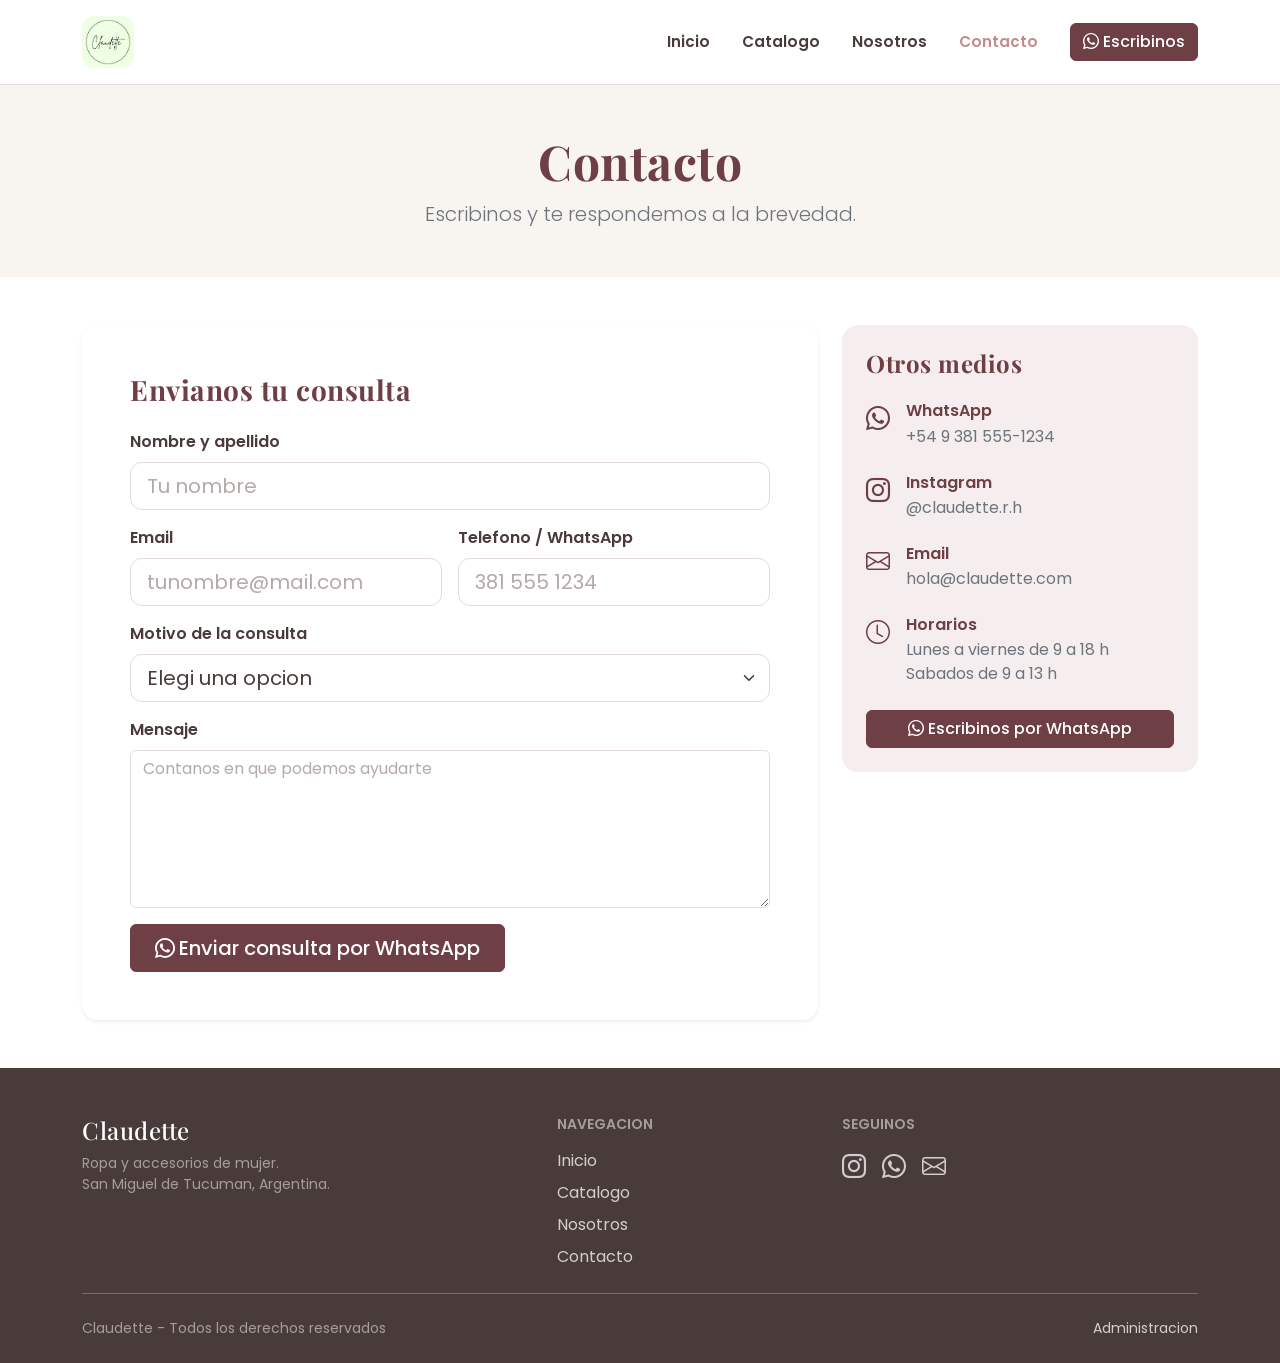
<file: contacto.html>
<!DOCTYPE html>
<html lang="es">

<head>
  <meta charset="UTF-8">
  <meta name="viewport" content="width=device-width, initial-scale=1.0">

  <title>Contacto | Claudette</title>
  <meta name="description"
    content="Escribinos por WhatsApp, Instagram o mail. Consultas por productos, talles, envios y cambios.">
  <meta name="keywords" content="contacto Claudette, WhatsApp, Instagram, ropa mujer Tucuman">
  <meta property="og:title" content="Contacto | Claudette">
  <meta property="og:description" content="Escribinos y te respondemos a la brevedad.">
  <meta property="og:image" content="img/ui/logo.jpeg">
  <meta property="og:type" content="website">

  
  <link href="https://cdn.jsdelivr.net/npm/bootstrap@5.3.3/dist/css/bootstrap.min.css" rel="stylesheet">
  <link href="https://cdn.jsdelivr.net/npm/bootstrap-icons@1.11.3/font/bootstrap-icons.min.css" rel="stylesheet">

  
  <link rel="preconnect" href="https://fonts.googleapis.com">
  <link rel="preconnect" href="https://fonts.gstatic.com" crossorigin>
  <link href="https://fonts.googleapis.com/css2?family=Playfair+Display:wght@600;700&family=Poppins:wght@300;400;500;600&display=swap"
    rel="stylesheet">

 
  <link rel="stylesheet" href="css/custom.css">
</head>

<body>
  <nav class="navbar navbar-expand-lg bg-white border-bottom sticky-top py-3">
    <div class="container">

      <a class="navbar-brand p-0" href="index.html">
        <img src="img/ui/logo.jpeg" alt="Claudette - Tienda de ropa" height="52" class="rounded-3">
      </a>

      <button class="navbar-toggler border-0 shadow-none" type="button" data-bs-toggle="collapse"
        data-bs-target="#menuPrincipal" aria-controls="menuPrincipal" aria-expanded="false" aria-label="Abrir menu">
        <span class="navbar-toggler-icon"></span>
      </button>

      <div class="collapse navbar-collapse" id="menuPrincipal">
        <ul class="navbar-nav ms-auto mb-2 mb-lg-0 gap-lg-3">
          <li class="nav-item"><a class="nav-link" href="index.html">Inicio</a></li>
          <li class="nav-item"><a class="nav-link" href="catalogo.html">Catalogo</a></li>
          <li class="nav-item"><a class="nav-link" href="nosotros.html">Nosotros</a></li>
          <li class="nav-item"><a class="nav-link active" aria-current="page" href="contacto.html">Contacto</a></li>
        </ul>

        <a href="https://wa.me/5493815551234" class="btn btn-primary ms-lg-4 mt-3 mt-lg-0">
          <i class="bi bi-whatsapp me-1"></i>Escribinos
        </a>
      </div>

    </div>
  </nav>


  <header class="bg-beige py-5">
    <div class="container text-center">
      <h1 class="titulo display-5 fw-bold text-bordo mb-2">Contacto</h1>
      <p class="lead text-secondary mb-0">Escribinos y te respondemos a la brevedad.</p>
    </div>
  </header>


  <main class="container py-5">

    
    <div class="row g-4 align-items-start">

      <div class="col-lg-8">
        <div class="card border-0 shadow-sm rounded-4">
          <div class="card-body p-4 p-md-5">

            <h2 class="titulo h3 fw-bold text-bordo mb-4">Envianos tu consulta</h2>

            <!-- novalidate apaga los carteles del navegador: los mensajes los pone js/contacto.js -->
            <form action="#" method="post" id="formContacto" novalidate>

              <div class="row g-3">

                <div class="col-12">
                  <label class="form-label fw-semibold" for="nombre">Nombre y apellido</label>
                  <input class="form-control form-control-lg" type="text" id="nombre" name="nombre"
                    placeholder="Tu nombre" required>
                  <div class="invalid-feedback"></div>
                </div>

                <div class="col-md-6">
                  <label class="form-label fw-semibold" for="email">Email</label>
                  <input class="form-control form-control-lg" type="email" id="email" name="email"
                    placeholder="tunombre@mail.com" required>
                  <div class="invalid-feedback"></div>
                </div>

                <div class="col-md-6">
                  <label class="form-label fw-semibold" for="telefono">Telefono / WhatsApp</label>
                  <input class="form-control form-control-lg" type="tel" id="telefono" name="telefono"
                    placeholder="381 555 1234">
                  <div class="invalid-feedback"></div>
                </div>

                <div class="col-12">
                  <label class="form-label fw-semibold" for="motivo">Motivo de la consulta</label>
                  <select class="form-select form-select-lg" id="motivo" name="motivo" required>
                    <option value="">Elegi una opcion</option>
                    <option value="Consulta por un producto">Consulta por un producto</option>
                    <option value="Talles y disponibilidad">Talles y disponibilidad</option>
                    <option value="Envios">Envios</option>
                    <option value="Cambios y devoluciones">Cambios y devoluciones</option>
                    <option value="Otro">Otro</option>
                  </select>
                  <div class="invalid-feedback"></div>
                </div>

                <div class="col-12">
                  <label class="form-label fw-semibold" for="mensaje">Mensaje</label>
                  <textarea class="form-control" id="mensaje" name="mensaje" rows="6"
                    placeholder="Contanos en que podemos ayudarte" required></textarea>
                  <div class="invalid-feedback"></div>
                </div>

                <div class="col-12 d-grid d-sm-block">
                  <button class="btn btn-primary btn-lg px-4" type="submit">
                    <i class="bi bi-whatsapp me-1"></i>Enviar consulta por WhatsApp
                  </button>
                </div>

              </div>

            </form>

          </div>
        </div>
      </div>


   
      <aside class="col-lg-4">
        <div class="card border-0 rounded-4 bg-rosa-claro h-100">
          <div class="card-body p-4">

            <h2 class="titulo h4 fw-bold text-bordo mb-4">Otros medios</h2>

            <ul class="list-unstyled d-flex flex-column gap-4 mb-4">

              <li class="d-flex gap-3">
                <i class="bi bi-whatsapp fs-4 text-bordo"></i>
                <div>
                  <h3 class="h6 fw-semibold text-bordo mb-1">WhatsApp</h3>
                  <a class="text-secondary text-decoration-none" href="https://wa.me/5493815551234">
                    +54 9 381 555-1234
                  </a>
                </div>
              </li>

              <li class="d-flex gap-3">
                <i class="bi bi-instagram fs-4 text-bordo"></i>
                <div>
                  <h3 class="h6 fw-semibold text-bordo mb-1">Instagram</h3>
                  <a class="text-secondary text-decoration-none" href="https://www.instagram.com/claudette.r.h">
                    @claudette.r.h
                  </a>
                </div>
              </li>

              <li class="d-flex gap-3">
                <i class="bi bi-envelope fs-4 text-bordo"></i>
                <div>
                  <h3 class="h6 fw-semibold text-bordo mb-1">Email</h3>
                  <a class="text-secondary text-decoration-none" href="mailto:hola@claudette.com">
                    hola@claudette.com
                  </a>
                </div>
              </li>

              <li class="d-flex gap-3">
                <i class="bi bi-clock fs-4 text-bordo"></i>
                <div>
                  <h3 class="h6 fw-semibold text-bordo mb-1">Horarios</h3>
                  <p class="text-secondary mb-0">
                    Lunes a viernes de 9 a 18 h<br>Sabados de 9 a 13 h
                  </p>
                </div>
              </li>

            </ul>

            <a class="btn btn-primary w-100" href="https://wa.me/5493815551234">
              <i class="bi bi-whatsapp me-1"></i>Escribinos por WhatsApp
            </a>

          </div>
        </div>
      </aside>

    </div>

  </main>

  <footer class="bg-marron text-white pt-5 pb-4" id="contactos">
    <div class="container">

      <div class="row gy-4">

        <div class="col-md-5">
          <h4 class="titulo h4 mb-2">Claudette</h4>
          <p class="small text-white-50 mb-0">
            Ropa y accesorios de mujer.<br>San Miguel de Tucuman, Argentina.
          </p>
        </div>

        <div class="col-6 col-md-3">
          <h5 class="text-uppercase small fw-semibold text-white-50 mb-3">Navegacion</h5>
          <ul class="list-unstyled d-flex flex-column gap-2 mb-0">
            <li><a class="link-footer" href="index.html">Inicio</a></li>
            <li><a class="link-footer" href="catalogo.html">Catalogo</a></li>
            <li><a class="link-footer" href="nosotros.html">Nosotros</a></li>
            <li><a class="link-footer" href="contacto.html">Contacto</a></li>
          </ul>
        </div>

        <div class="col-6 col-md-4">
          <h5 class="text-uppercase small fw-semibold text-white-50 mb-3">Seguinos</h5>
          <div class="d-flex gap-3 fs-4">
            <a class="link-footer" href="https://www.instagram.com/claudette.r.h" aria-label="Instagram">
              <i class="bi bi-instagram"></i>
            </a>
            <a class="link-footer" href="https://wa.me/5493815551234" aria-label="WhatsApp">
              <i class="bi bi-whatsapp"></i>
            </a>
            <a class="link-footer" href="mailto:hola@claudette.com" aria-label="Email">
              <i class="bi bi-envelope"></i>
            </a>
          </div>
        </div>

      </div>

      <hr class="border-light opacity-25 my-4">

      <div class="d-flex flex-column flex-sm-row justify-content-between align-items-center gap-2">
        <p class="small text-white-50 mb-0">Claudette - Todos los derechos reservados</p>
        <a class="link-footer small" href="admin/login.html">Administracion</a>
      </div>

    </div>
  </footer>


  <script src="https://cdn.jsdelivr.net/npm/bootstrap@5.3.3/dist/js/bootstrap.bundle.min.js"></script>
  <script src="js/contacto.js"></script>

</body>

</html>
</file>
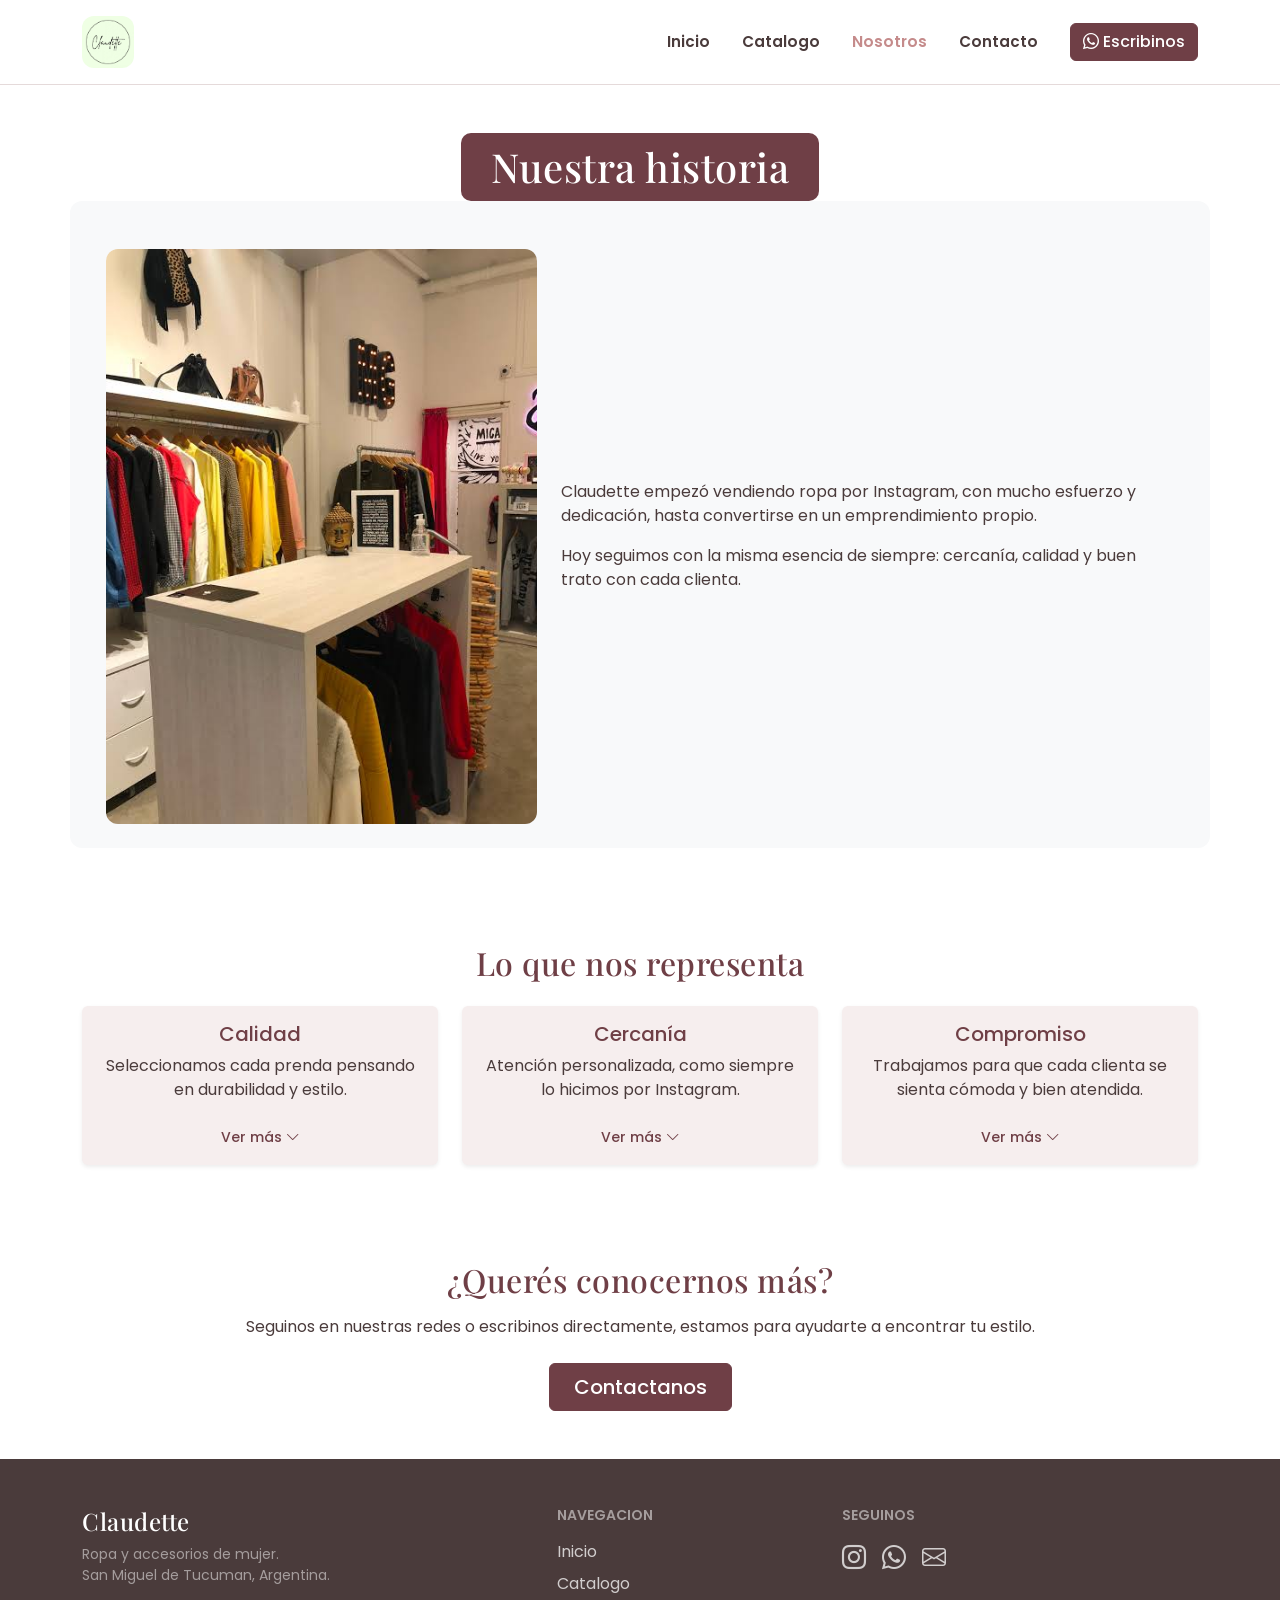
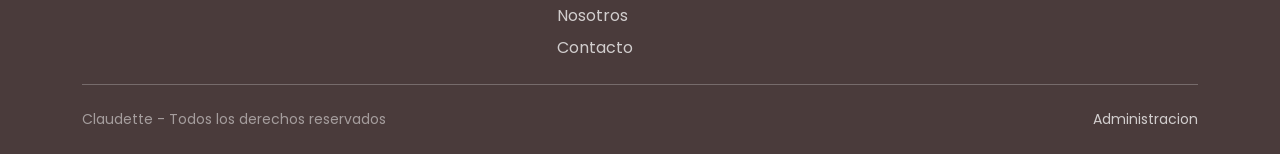
<file: nosotros.html>
<!DOCTYPE html>
<html lang="es">

<head>
  <meta charset="UTF-8">
  <meta name="viewport" content="width=device-width, initial-scale=1.0">

  <title>Nosotros | Claudette</title>
  <meta name="description"
    content="Conoce la historia de Claudette, tienda de ropa y accesorios de mujer en Tucuman, y los valores que nos representan.">
  <meta name="keywords" content="Claudette, historia, marca, ropa mujer, Tucuman">
  <meta property="og:title" content="Nosotros | Claudette">
  <meta property="og:description" content="La historia de Claudette y los valores que nos representan.">
  <meta property="og:image" content="img/ui/logo.jpeg">
  <meta property="og:type" content="website">

  <link href="https://cdn.jsdelivr.net/npm/bootstrap@5.3.3/dist/css/bootstrap.min.css" rel="stylesheet">
  <link href="https://cdn.jsdelivr.net/npm/bootstrap-icons@1.11.3/font/bootstrap-icons.min.css" rel="stylesheet">
  <link rel="preconnect" href="https://fonts.googleapis.com">
  <link rel="preconnect" href="https://fonts.gstatic.com" crossorigin>
  <link href="https://fonts.googleapis.com/css2?family=Playfair+Display:wght@600;700&family=Poppins:wght@300;400;500;600&display=swap"
    rel="stylesheet">
  <link rel="stylesheet" href="css/custom.css">
  <link rel="stylesheet" href="css/nosotros.css">
</head>

<body>
  <nav class="navbar navbar-expand-lg bg-white border-bottom sticky-top py-3">
    <div class="container">

      <a class="navbar-brand p-0" href="index.html">
        <img src="img/ui/logo.jpeg" alt="Claudette - Tienda de ropa" height="52" class="rounded-3">
      </a>

      <button class="navbar-toggler border-0 shadow-none" type="button" data-bs-toggle="collapse"
        data-bs-target="#menuPrincipal" aria-controls="menuPrincipal" aria-expanded="false" aria-label="Abrir menu">
        <span class="navbar-toggler-icon"></span>
      </button>

      <div class="collapse navbar-collapse" id="menuPrincipal">
        <ul class="navbar-nav ms-auto mb-2 mb-lg-0 gap-lg-3">
          <li class="nav-item"><a class="nav-link" href="index.html">Inicio</a></li>
          <li class="nav-item"><a class="nav-link" href="catalogo.html">Catalogo</a></li>
          <li class="nav-item"><a class="nav-link active" aria-current="page" href="nosotros.html">Nosotros</a></li>
          <li class="nav-item"><a class="nav-link" href="contacto.html">Contacto</a></li>
        </ul>

        <a href="https://wa.me/5493815551234" class="btn btn-primary ms-lg-4 mt-3 mt-lg-0">
          <i class="bi bi-whatsapp me-1"></i>Escribinos
        </a>
      </div>

    </div>
  </nav>

  <main class="main-nosotros">

    <section class="py-5 valores">
      <div class="container">
        <h1 class="titulo text-center mb-4">Nuestra historia</h1>
        <div class="row align-items-center g-4 bg-light rounded-3 p-4">
          <div class="col-md-5">
            <img src="img/local/images.jpg" class="img-fluid rounded-3" alt="Claudia en su local de ropa">
          </div>
          <div class="col-md-7">
            <p>Claudette empezó vendiendo ropa por Instagram, con mucho esfuerzo y dedicación, hasta convertirse en un
              emprendimiento propio.</p>
            <p class="mb-0">Hoy seguimos con la misma esencia de siempre: cercanía, calidad y buen trato con cada
              clienta.</p>
          </div>
        </div>

      </div>
    </section>

    <section class="py-5 valores-marca">
      <div class="container">
        <h2 class="titulo text-center text-bordo mb-4">Lo que nos representa</h2>
        <div class="row g-4">

          <div class="col-md-4">
            <div class="card h-100 text-center shadow-sm card-valor-interactiva">
              <div class="card-body">
                <h3 class="card-title h5">Calidad</h3>
                <p class="card-text">Seleccionamos cada prenda pensando en durabilidad y estilo.</p>
                <p class="card-text-extra d-none">
                  Trabajamos con proveedores de confianza y revisamos cada prenda antes de publicarla, para asegurarnos de que lo que ves en la foto es lo que recibís.
                </p>
                <button class="btn btn-link btn-ver-mas p-0 mt-2" type="button">
                  Ver más <i class="bi bi-chevron-down"></i>
                </button>
              </div>
            </div>
          </div>

          <div class="col-md-4">
            <div class="card h-100 text-center shadow-sm card-valor-interactiva">
              <div class="card-body">
                <h3 class="card-title h5">Cercanía</h3>
                <p class="card-text">Atención personalizada, como siempre lo hicimos por Instagram.</p>
                <p class="card-text-extra d-none">
                  Respondemos por WhatsApp e Instagram el mismo día, y te ayudamos a elegir el talle o el color si tenés dudas antes de comprar.
                </p>
                <button class="btn btn-link btn-ver-mas p-0 mt-2" type="button">
                  Ver más <i class="bi bi-chevron-down"></i>
                </button>
              </div>
            </div>
          </div>

          <div class="col-md-4">
            <div class="card h-100 text-center shadow-sm card-valor-interactiva">
              <div class="card-body">
                <h3 class="card-title h5">Compromiso</h3>
                <p class="card-text">Trabajamos para que cada clienta se sienta cómoda y bien atendida.</p>
                <p class="card-text-extra d-none">
                  Si algo no te queda bien, tenés 30 días para cambiarlo. Tu comodidad es lo primero.
                </p>
                <button class="btn btn-link btn-ver-mas p-0 mt-2" type="button">
                  Ver más <i class="bi bi-chevron-down"></i>
                </button>
              </div>
            </div>
          </div>

        </div>
      </div>
    </section>

    <section class="py-5 text-center">
      <div class="container">
        <h2 class="titulo text-bordo mb-3">¿Querés conocernos más?</h2>
        <p class="mb-4">Seguinos en nuestras redes o escribinos directamente, estamos para ayudarte a encontrar tu
          estilo.</p>
        <a class="btn btn-primary btn-lg px-4" href="#contactos">Contactanos</a>
      </div>
    </section>

  </main>
  <footer class="bg-marron text-white pt-5 pb-4" id="contactos">
    <div class="container">

      <div class="row gy-4">

        <div class="col-md-5">
          <h4 class="titulo h4 mb-2">Claudette</h4>
          <p class="small text-white-50 mb-0">
            Ropa y accesorios de mujer.<br>San Miguel de Tucuman, Argentina.
          </p>
        </div>

        <div class="col-6 col-md-3">
          <h5 class="text-uppercase small fw-semibold text-white-50 mb-3">Navegacion</h5>
          <ul class="list-unstyled d-flex flex-column gap-2 mb-0">
            <li><a class="link-footer" href="index.html">Inicio</a></li>
            <li><a class="link-footer" href="catalogo.html">Catalogo</a></li>
            <li><a class="link-footer" href="nosotros.html">Nosotros</a></li>
            <li><a class="link-footer" href="contacto.html">Contacto</a></li>
          </ul>
        </div>

        <div class="col-6 col-md-4">
          <h5 class="text-uppercase small fw-semibold text-white-50 mb-3">Seguinos</h5>
          <div class="d-flex gap-3 fs-4">
            <a class="link-footer" href="https://www.instagram.com/claudette.r.h" aria-label="Instagram">
              <i class="bi bi-instagram"></i>
            </a>
            <a class="link-footer" href="https://wa.me/5493815551234" aria-label="WhatsApp">
              <i class="bi bi-whatsapp"></i>
            </a>
            <a class="link-footer" href="mailto:hola@claudette.com" aria-label="Email">
              <i class="bi bi-envelope"></i>
            </a>
          </div>
        </div>

      </div>

      <hr class="border-light opacity-25 my-4">

      <div class="d-flex flex-column flex-sm-row justify-content-between align-items-center gap-2">
        <p class="small text-white-50 mb-0">Claudette - Todos los derechos reservados</p>
        <a class="link-footer small" href="admin/login.html">Administracion</a>
      </div>

    </div>
  </footer>
  
  <script src="js/nosotros.js"></script>
  <script src="https://cdn.jsdelivr.net/npm/bootstrap@5.3.3/dist/js/bootstrap.bundle.min.js"></script>

</body>

</html>
</file>
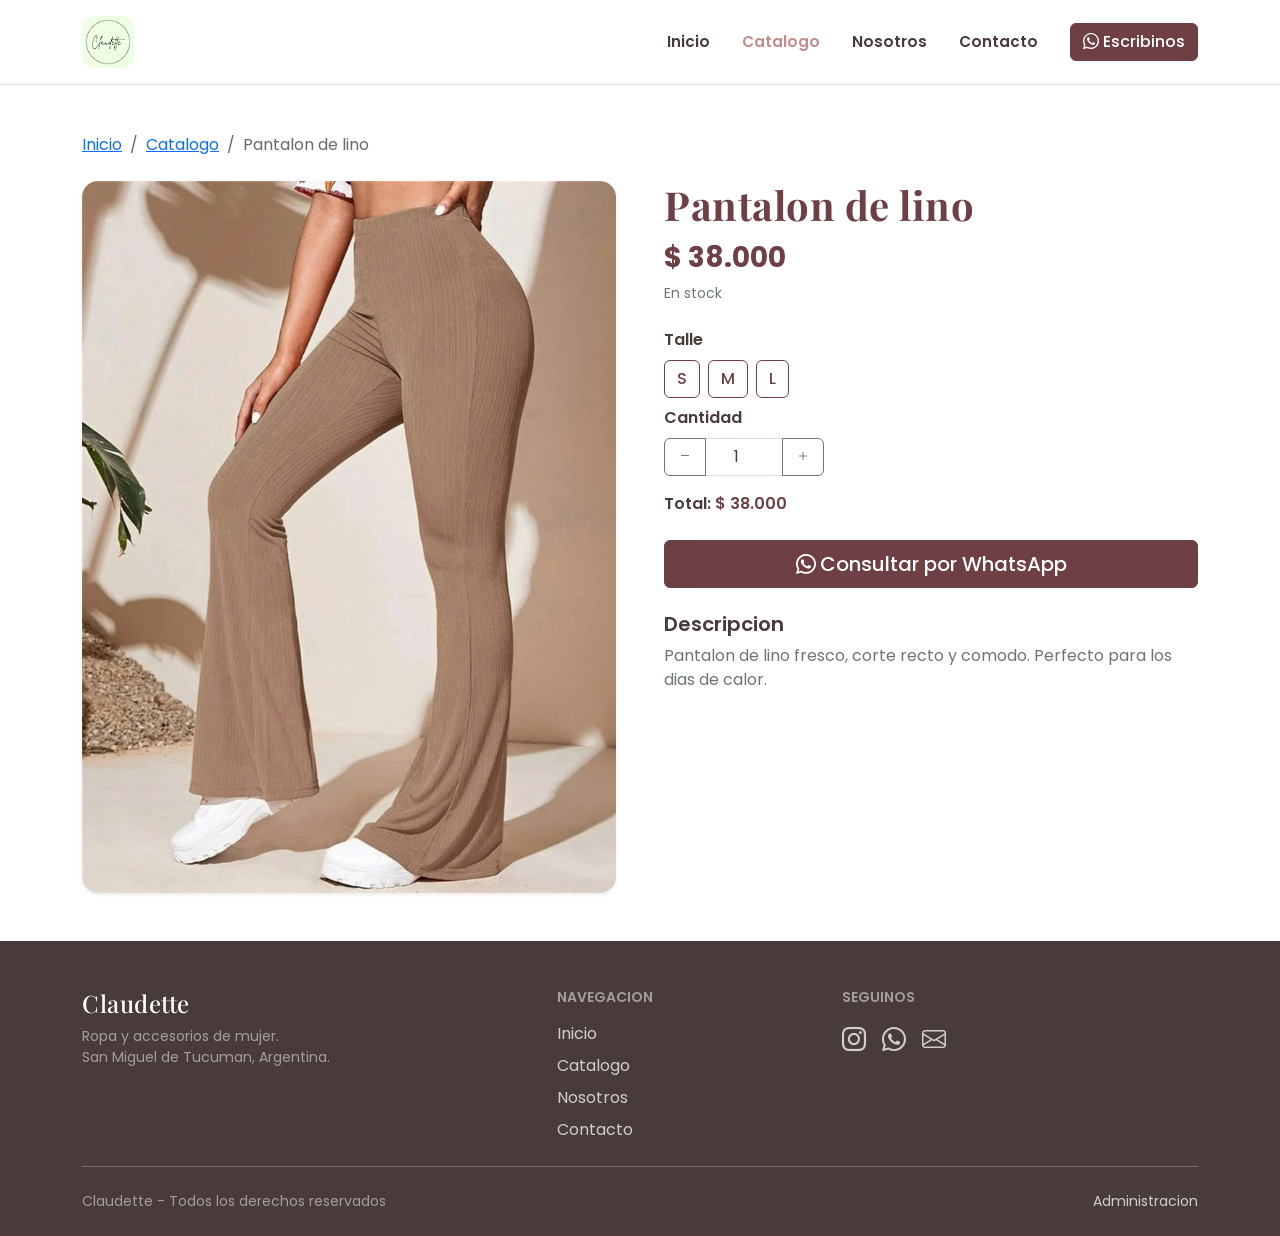
<file: pantalones.html>
<!DOCTYPE html>
<html lang="es">

<head>
  <meta charset="UTF-8">
  <meta name="viewport" content="width=device-width, initial-scale=1.0">

  <title>Claudette | Pantalones</title>
  <meta name="description" content="Pantalones comodos y modernos para toda ocasion - Claudette.">
  <link href="https://cdn.jsdelivr.net/npm/bootstrap@5.3.3/dist/css/bootstrap.min.css" rel="stylesheet">
  <link href="https://cdn.jsdelivr.net/npm/bootstrap-icons@1.11.3/font/bootstrap-icons.min.css" rel="stylesheet">

  <link rel="preconnect" href="https://fonts.googleapis.com">
  <link rel="preconnect" href="https://fonts.gstatic.com" crossorigin>
  <link href="https://fonts.googleapis.com/css2?family=Playfair+Display:wght@600;700&family=Poppins:wght@300;400;500;600&display=swap"
    rel="stylesheet">

  <link rel="stylesheet" href="css/custom.css">
  <link rel="stylesheet" href="css/productos.css">
</head>

<body>

  <nav class="navbar navbar-expand-lg bg-white border-bottom sticky-top py-3">
    <div class="container">

      <a class="navbar-brand p-0" href="index.html">
        <img src="img/ui/logo.jpeg" alt="Claudette - Tienda de ropa" height="52" class="rounded-3">
      </a>

      <button class="navbar-toggler border-0 shadow-none" type="button" data-bs-toggle="collapse"
        data-bs-target="#menuPrincipal" aria-controls="menuPrincipal" aria-expanded="false" aria-label="Abrir menu">
        <span class="navbar-toggler-icon"></span>
      </button>

      <div class="collapse navbar-collapse" id="menuPrincipal">
        <ul class="navbar-nav ms-auto mb-2 mb-lg-0 gap-lg-3">
          <li class="nav-item"><a class="nav-link" href="index.html">Inicio</a></li>
          <li class="nav-item"><a class="nav-link active" aria-current="page" href="catalogo.html">Catalogo</a></li>
          <li class="nav-item"><a class="nav-link" href="nosotros.html">Nosotros</a></li>
          <li class="nav-item"><a class="nav-link" href="contacto.html">Contacto</a></li>
        </ul>

        <a href="https://wa.me/5493815551234" class="btn btn-primary ms-lg-4 mt-3 mt-lg-0">
          <i class="bi bi-whatsapp me-1"></i>Escribinos
        </a>
      </div>

    </div>
  </nav>


  <main>

    <section class="container py-5">

      <nav aria-label="breadcrumb" class="mb-4">
        <ol class="breadcrumb mb-0">
          <li class="breadcrumb-item"><a href="index.html">Inicio</a></li>
          <li class="breadcrumb-item"><a href="catalogo.html">Catalogo</a></li>
          <li class="breadcrumb-item active" aria-current="page" id="breadcrumbProducto">Pantalones</li>
        </ol>
      </nav>

      <div class="row g-4 g-lg-5">

        <div class="col-lg-6">
          <img src="img/productos/Pantalon.jpeg" class="img-fluid rounded-4 shadow-sm w-100 object-fit-cover"
            alt="Pantalones" id="imagenProducto">
        </div>

        <div class="col-lg-6" data-categoria="pantalones">
          <h1 class="titulo fw-bold text-bordo mb-2" id="nombreProducto">Pantalones</h1>
          <p class="fs-3 fw-bold text-bordo mb-1" id="precioProducto">$0</p>
          <p class="text-secondary small mb-4">En stock</p>

          <fieldset class="mb-2">
            <legend class="fw-semibold fs-6 mb-2">Talle</legend>
            <div class="d-flex gap-2" id="grupoTalles">
              <input type="radio" class="btn-check" name="talle" id="talleS" value="S" autocomplete="off">
              <label class="btn btn-outline-primary" for="talleS">S</label>

              <input type="radio" class="btn-check" name="talle" id="talleM" value="M" autocomplete="off">
              <label class="btn btn-outline-primary" for="talleM">M</label>

              <input type="radio" class="btn-check" name="talle" id="talleL" value="L" autocomplete="off">
              <label class="btn btn-outline-primary" for="talleL">L</label>
            </div>
            <div class="form-text text-danger d-none" id="avisoTalle">
              Elegi un talle antes de consultar.
            </div>
          </fieldset>

          <div class="mb-3">
            <label class="form-label fw-semibold d-block">Cantidad</label>
            <div class="input-group" style="max-width: 160px">
              <button class="btn btn-outline-secondary" type="button" id="btnMenos" aria-label="Restar cantidad">
                <i class="bi bi-dash"></i>
              </button>
              <input type="number" id="cantidad" name="cantidad" value="1" min="1" class="form-control text-center">
              <button class="btn btn-outline-secondary" type="button" id="btnMas" aria-label="Sumar cantidad">
                <i class="bi bi-plus"></i>
              </button>
            </div>
          </div>

          <p class="fw-semibold mb-4">
            Total: <span class="text-bordo" id="precioTotal">$0</span>
          </p>

          <a class="btn btn-primary btn-lg w-100 mb-4" id="btnConsultar" href="https://wa.me/5493815551234"
            target="_blank" rel="noopener">
            <i class="bi bi-whatsapp me-1"></i>Consultar por WhatsApp
          </a>

          <div>
            <h2 class="h5 fw-semibold mb-2">Descripcion</h2>
            <p class="text-secondary mb-0" id="descripcionProducto"></p>
          </div>
        </div>

      </div>
    </section>

  </main>


  <footer class="bg-marron text-white pt-5 pb-4" id="contactos">
    <div class="container">

      <div class="row gy-4">

        <div class="col-md-5">
          <h4 class="titulo h4 mb-2">Claudette</h4>
          <p class="small text-white-50 mb-0">
            Ropa y accesorios de mujer.<br>San Miguel de Tucuman, Argentina.
          </p>
        </div>

        <div class="col-6 col-md-3">
          <h5 class="text-uppercase small fw-semibold text-white-50 mb-3">Navegacion</h5>
          <ul class="list-unstyled d-flex flex-column gap-2 mb-0">
            <li><a class="link-footer" href="index.html">Inicio</a></li>
            <li><a class="link-footer" href="catalogo.html">Catalogo</a></li>
            <li><a class="link-footer" href="nosotros.html">Nosotros</a></li>
            <li><a class="link-footer" href="contacto.html">Contacto</a></li>
          </ul>
        </div>

        <div class="col-6 col-md-4">
          <h5 class="text-uppercase small fw-semibold text-white-50 mb-3">Seguinos</h5>
          <div class="d-flex gap-3 fs-4">
            <a class="link-footer" href="https://www.instagram.com/claudette.r.h" aria-label="Instagram">
              <i class="bi bi-instagram"></i>
            </a>
            <a class="link-footer" href="https://wa.me/5493815551234" aria-label="WhatsApp">
              <i class="bi bi-whatsapp"></i>
            </a>
            <a class="link-footer" href="mailto:hola@claudette.com" aria-label="Email">
              <i class="bi bi-envelope"></i>
            </a>
          </div>
        </div>

      </div>

      <hr class="border-light opacity-25 my-4">

      <div class="d-flex flex-column flex-sm-row justify-content-between align-items-center gap-2">
        <p class="small text-white-50 mb-0">Claudette - Todos los derechos reservados</p>
        <a class="link-footer small" href="admin/login.html">Administracion</a>
      </div>

    </div>
  </footer>

  <script src="https://cdn.jsdelivr.net/npm/bootstrap@5.3.3/dist/js/bootstrap.bundle.min.js"></script>
  <script src="js/producto-categoria.js"></script>

</body>

</html>
</file>
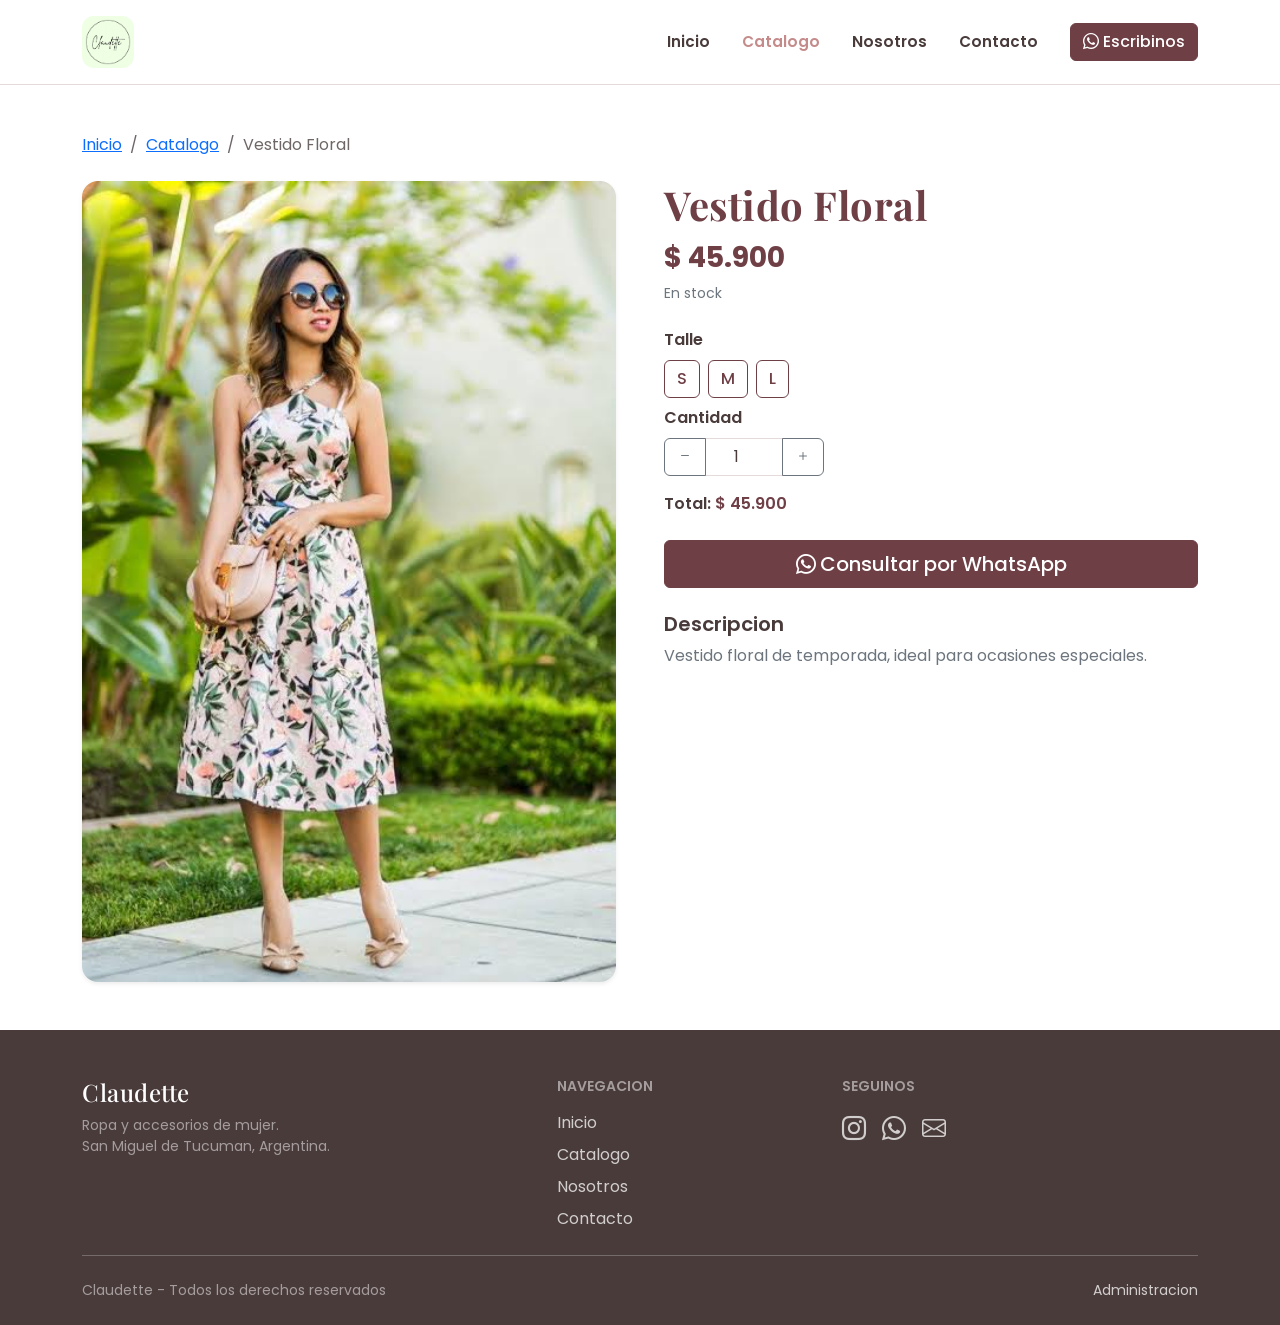
<file: producto.html>
<!DOCTYPE html>
<html lang="es">

<head>
  <meta charset="UTF-8">
  <meta name="viewport" content="width=device-width, initial-scale=1.0">

  <title>Claudette | Detalle de producto</title>
  <meta name="description"
    content="Vestido floreado de tela liviana, corte suelto. Talles S, M, L. Envios a todo el pais - Claudette.">
  <meta name="keywords" content="ropa mujer, vestidos, remeras, tienda online, Claudette, Tucuman">
  <meta property="og:title" content="Claudette | Vestido floreado">
  <meta property="og:description" content="Vestido floreado de tela liviana, corte suelto y mangas cortas.">
  <meta property="og:image" content="img/ui/claudete-vestido.jpg">
  <meta property="og:type" content="website">

  <link href="https://cdn.jsdelivr.net/npm/bootstrap@5.3.3/dist/css/bootstrap.min.css" rel="stylesheet">
  <link href="https://cdn.jsdelivr.net/npm/bootstrap-icons@1.11.3/font/bootstrap-icons.min.css" rel="stylesheet">

  <link rel="preconnect" href="https://fonts.googleapis.com">
  <link rel="preconnect" href="https://fonts.gstatic.com" crossorigin>
  <link href="https://fonts.googleapis.com/css2?family=Playfair+Display:wght@600;700&family=Poppins:wght@300;400;500;600&display=swap"
    rel="stylesheet">

  <link rel="stylesheet" href="css/custom.css">
  <link rel="stylesheet" href="css/productos.css">
</head>

<body>

  <nav class="navbar navbar-expand-lg bg-white border-bottom sticky-top py-3">
    <div class="container">

      <a class="navbar-brand p-0" href="index.html">
        <img src="img/ui/logo.jpeg" alt="Claudette - Tienda de ropa" height="52" class="rounded-3">
      </a>

      <button class="navbar-toggler border-0 shadow-none" type="button" data-bs-toggle="collapse"
        data-bs-target="#menuPrincipal" aria-controls="menuPrincipal" aria-expanded="false" aria-label="Abrir menu">
        <span class="navbar-toggler-icon"></span>
      </button>

      <div class="collapse navbar-collapse" id="menuPrincipal">
        <ul class="navbar-nav ms-auto mb-2 mb-lg-0 gap-lg-3">
          <li class="nav-item"><a class="nav-link" href="index.html">Inicio</a></li>
          <li class="nav-item"><a class="nav-link active" aria-current="page" href="catalogo.html">Catalogo</a></li>
          <li class="nav-item"><a class="nav-link" href="nosotros.html">Nosotros</a></li>
          <li class="nav-item"><a class="nav-link" href="contacto.html">Contacto</a></li>
        </ul>

        <a href="https://wa.me/5493815551234" class="btn btn-primary ms-lg-4 mt-3 mt-lg-0">
          <i class="bi bi-whatsapp me-1"></i>Escribinos
        </a>
      </div>

    </div>
  </nav>


  <main>

    <section class="container py-5">

      <nav aria-label="breadcrumb" class="mb-4">
        <ol class="breadcrumb mb-0">
          <li class="breadcrumb-item"><a href="index.html">Inicio</a></li>
          <li class="breadcrumb-item"><a href="catalogo.html">Catalogo</a></li>
          <li class="breadcrumb-item active" aria-current="page" id="breadcrumbProducto">Vestido floreado</li>
        </ol>
      </nav>

      <div class="row g-4 g-lg-5">

        <div class="col-lg-6">
          <img src="img/ui/claudete-vestido.jpg" class="img-fluid rounded-4 shadow-sm w-100 object-fit-cover"
            alt="Vestido floreado Claudette" id="imagenProducto">
        </div>

        <div class="col-lg-6" data-precio-unitario="45000">
          <h1 class="titulo fw-bold text-bordo mb-2" id="nombreProducto">Vestido floreado</h1>
          <p class="fs-3 fw-bold text-bordo mb-1" id="precioProducto">$45.000</p>
          <p class="text-secondary small mb-4">En stock</p>

          <fieldset class="mb-2">
            <legend class="fw-semibold fs-6 mb-2">Talle</legend>
            <div class="d-flex gap-2" id="grupoTalles">
              <input type="radio" class="btn-check" name="talle" id="talleS" value="S" autocomplete="off">
              <label class="btn btn-outline-primary" for="talleS">S</label>

              <input type="radio" class="btn-check" name="talle" id="talleM" value="M" autocomplete="off">
              <label class="btn btn-outline-primary" for="talleM">M</label>

              <input type="radio" class="btn-check" name="talle" id="talleL" value="L" autocomplete="off">
              <label class="btn btn-outline-primary" for="talleL">L</label>
            </div>
            <div class="form-text text-danger d-none" id="avisoTalle">
              Elegi un talle antes de consultar.
            </div>
          </fieldset>

          <div class="mb-3">
            <label class="form-label fw-semibold d-block">Cantidad</label>
            <div class="input-group" style="max-width: 160px">
              <button class="btn btn-outline-secondary" type="button" id="btnMenos" aria-label="Restar cantidad">
                <i class="bi bi-dash"></i>
              </button>
              <input type="number" id="cantidad" name="cantidad" value="1" min="1" class="form-control text-center">
              <button class="btn btn-outline-secondary" type="button" id="btnMas" aria-label="Sumar cantidad">
                <i class="bi bi-plus"></i>
              </button>
            </div>
          </div>

          <p class="fw-semibold mb-4">
            Total: <span class="text-bordo" id="precioTotal">$45.000</span>
          </p>

          <a class="btn btn-primary btn-lg w-100 mb-4" id="btnConsultar" href="https://wa.me/5493815551234"
            target="_blank" rel="noopener">
            <i class="bi bi-whatsapp me-1"></i>Consultar por WhatsApp
          </a>

          <div>
            <h2 class="h5 fw-semibold mb-2">Descripcion</h2>
            <p class="text-secondary mb-0" id="descripcionProducto">
              Vestido floreado de tela liviana, corte suelto y mangas cortas. Ideal para primavera y verano.
            </p>
          </div>
        </div>

      </div>
    </section>

  </main>


  <footer class="bg-marron text-white pt-5 pb-4" id="contactos">
    <div class="container">

      <div class="row gy-4">

        <div class="col-md-5">
          <h4 class="titulo h4 mb-2">Claudette</h4>
          <p class="small text-white-50 mb-0">
            Ropa y accesorios de mujer.<br>San Miguel de Tucuman, Argentina.
          </p>
        </div>

        <div class="col-6 col-md-3">
          <h5 class="text-uppercase small fw-semibold text-white-50 mb-3">Navegacion</h5>
          <ul class="list-unstyled d-flex flex-column gap-2 mb-0">
            <li><a class="link-footer" href="index.html">Inicio</a></li>
            <li><a class="link-footer" href="catalogo.html">Catalogo</a></li>
            <li><a class="link-footer" href="nosotros.html">Nosotros</a></li>
            <li><a class="link-footer" href="contacto.html">Contacto</a></li>
          </ul>
        </div>

        <div class="col-6 col-md-4">
          <h5 class="text-uppercase small fw-semibold text-white-50 mb-3">Seguinos</h5>
          <div class="d-flex gap-3 fs-4">
            <a class="link-footer" href="https://www.instagram.com/claudette.r.h" aria-label="Instagram">
              <i class="bi bi-instagram"></i>
            </a>
            <a class="link-footer" href="https://wa.me/5493815551234" aria-label="WhatsApp">
              <i class="bi bi-whatsapp"></i>
            </a>
            <a class="link-footer" href="mailto:hola@claudette.com" aria-label="Email">
              <i class="bi bi-envelope"></i>
            </a>
          </div>
        </div>

      </div>

      <hr class="border-light opacity-25 my-4">

      <div class="d-flex flex-column flex-sm-row justify-content-between align-items-center gap-2">
        <p class="small text-white-50 mb-0">Claudette - Todos los derechos reservados</p>
        <a class="link-footer small" href="admin/login.html">Administracion</a>
      </div>

    </div>
  </footer>

  <script src="https://cdn.jsdelivr.net/npm/bootstrap@5.3.3/dist/js/bootstrap.bundle.min.js"></script>
  <script src="js/producto.js"></script>

</body>

</html>
</file>
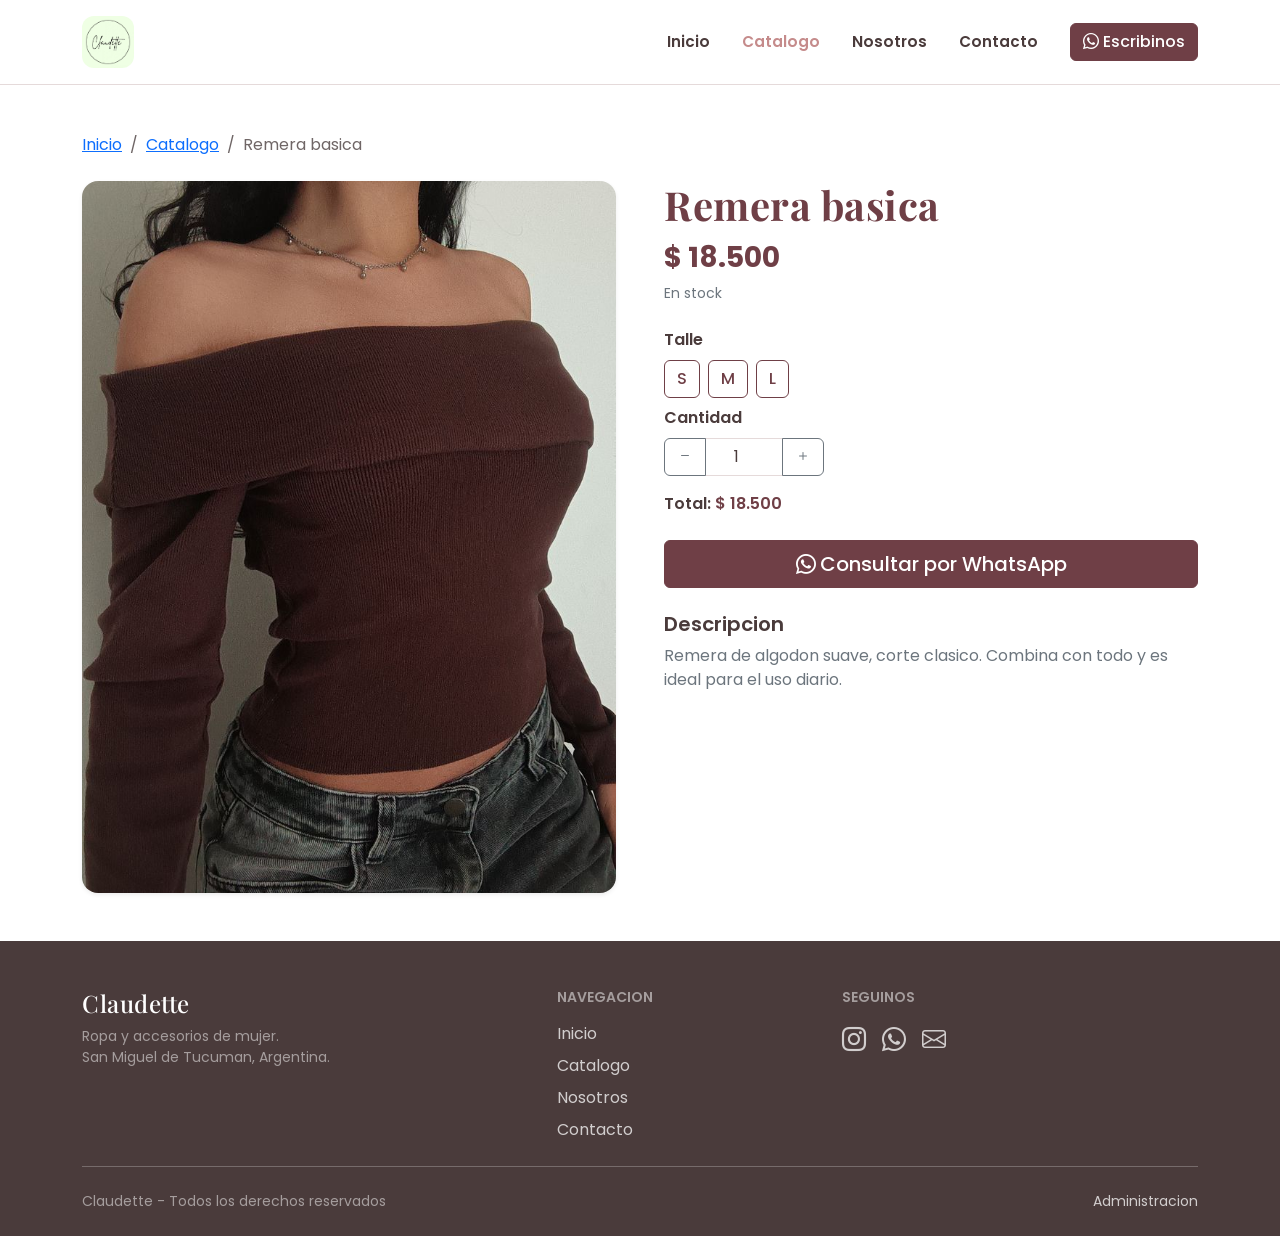
<file: remeras.html>
<!DOCTYPE html>
<html lang="es">

<head>
  <meta charset="UTF-8">
  <meta name="viewport" content="width=device-width, initial-scale=1.0">

  <title>Claudette | Remeras</title>
  <meta name="description" content="Remeras de algodon comodas y con estilo para el dia a dia - Claudette.">
  <link href="https://cdn.jsdelivr.net/npm/bootstrap@5.3.3/dist/css/bootstrap.min.css" rel="stylesheet">
  <link href="https://cdn.jsdelivr.net/npm/bootstrap-icons@1.11.3/font/bootstrap-icons.min.css" rel="stylesheet">

  <link rel="preconnect" href="https://fonts.googleapis.com">
  <link rel="preconnect" href="https://fonts.gstatic.com" crossorigin>
  <link href="https://fonts.googleapis.com/css2?family=Playfair+Display:wght@600;700&family=Poppins:wght@300;400;500;600&display=swap"
    rel="stylesheet">

  <link rel="stylesheet" href="css/custom.css">
  <link rel="stylesheet" href="css/productos.css">
</head>

<body>

  <nav class="navbar navbar-expand-lg bg-white border-bottom sticky-top py-3">
    <div class="container">

      <a class="navbar-brand p-0" href="index.html">
        <img src="img/ui/logo.jpeg" alt="Claudette - Tienda de ropa" height="52" class="rounded-3">
      </a>

      <button class="navbar-toggler border-0 shadow-none" type="button" data-bs-toggle="collapse"
        data-bs-target="#menuPrincipal" aria-controls="menuPrincipal" aria-expanded="false" aria-label="Abrir menu">
        <span class="navbar-toggler-icon"></span>
      </button>

      <div class="collapse navbar-collapse" id="menuPrincipal">
        <ul class="navbar-nav ms-auto mb-2 mb-lg-0 gap-lg-3">
          <li class="nav-item"><a class="nav-link" href="index.html">Inicio</a></li>
          <li class="nav-item"><a class="nav-link active" aria-current="page" href="catalogo.html">Catalogo</a></li>
          <li class="nav-item"><a class="nav-link" href="nosotros.html">Nosotros</a></li>
          <li class="nav-item"><a class="nav-link" href="contacto.html">Contacto</a></li>
        </ul>

        <a href="https://wa.me/5493815551234" class="btn btn-primary ms-lg-4 mt-3 mt-lg-0">
          <i class="bi bi-whatsapp me-1"></i>Escribinos
        </a>
      </div>

    </div>
  </nav>


  <main>

    <section class="container py-5">

      <nav aria-label="breadcrumb" class="mb-4">
        <ol class="breadcrumb mb-0">
          <li class="breadcrumb-item"><a href="index.html">Inicio</a></li>
          <li class="breadcrumb-item"><a href="catalogo.html">Catalogo</a></li>
          <li class="breadcrumb-item active" aria-current="page" id="breadcrumbProducto">Remeras</li>
        </ol>
      </nav>

      <div class="row g-4 g-lg-5">

        <div class="col-lg-6">
          <img src="img/productos/Remera.jpeg" class="img-fluid rounded-4 shadow-sm w-100 object-fit-cover"
            alt="Remeras" id="imagenProducto">
        </div>

        <div class="col-lg-6" data-categoria="remeras">
          <h1 class="titulo fw-bold text-bordo mb-2" id="nombreProducto">Remeras</h1>
          <p class="fs-3 fw-bold text-bordo mb-1" id="precioProducto">$0</p>
          <p class="text-secondary small mb-4">En stock</p>

          <fieldset class="mb-2">
            <legend class="fw-semibold fs-6 mb-2">Talle</legend>
            <div class="d-flex gap-2" id="grupoTalles">
              <input type="radio" class="btn-check" name="talle" id="talleS" value="S" autocomplete="off">
              <label class="btn btn-outline-primary" for="talleS">S</label>

              <input type="radio" class="btn-check" name="talle" id="talleM" value="M" autocomplete="off">
              <label class="btn btn-outline-primary" for="talleM">M</label>

              <input type="radio" class="btn-check" name="talle" id="talleL" value="L" autocomplete="off">
              <label class="btn btn-outline-primary" for="talleL">L</label>
            </div>
            <div class="form-text text-danger d-none" id="avisoTalle">
              Elegi un talle antes de consultar.
            </div>
          </fieldset>

          <div class="mb-3">
            <label class="form-label fw-semibold d-block">Cantidad</label>
            <div class="input-group" style="max-width: 160px">
              <button class="btn btn-outline-secondary" type="button" id="btnMenos" aria-label="Restar cantidad">
                <i class="bi bi-dash"></i>
              </button>
              <input type="number" id="cantidad" name="cantidad" value="1" min="1" class="form-control text-center">
              <button class="btn btn-outline-secondary" type="button" id="btnMas" aria-label="Sumar cantidad">
                <i class="bi bi-plus"></i>
              </button>
            </div>
          </div>

          <p class="fw-semibold mb-4">
            Total: <span class="text-bordo" id="precioTotal">$0</span>
          </p>

          <a class="btn btn-primary btn-lg w-100 mb-4" id="btnConsultar" href="https://wa.me/5493815551234"
            target="_blank" rel="noopener">
            <i class="bi bi-whatsapp me-1"></i>Consultar por WhatsApp
          </a>

          <div>
            <h2 class="h5 fw-semibold mb-2">Descripcion</h2>
            <p class="text-secondary mb-0" id="descripcionProducto"></p>
          </div>
        </div>

      </div>
    </section>

  </main>


  <footer class="bg-marron text-white pt-5 pb-4" id="contactos">
    <div class="container">

      <div class="row gy-4">

        <div class="col-md-5">
          <h4 class="titulo h4 mb-2">Claudette</h4>
          <p class="small text-white-50 mb-0">
            Ropa y accesorios de mujer.<br>San Miguel de Tucuman, Argentina.
          </p>
        </div>

        <div class="col-6 col-md-3">
          <h5 class="text-uppercase small fw-semibold text-white-50 mb-3">Navegacion</h5>
          <ul class="list-unstyled d-flex flex-column gap-2 mb-0">
            <li><a class="link-footer" href="index.html">Inicio</a></li>
            <li><a class="link-footer" href="catalogo.html">Catalogo</a></li>
            <li><a class="link-footer" href="nosotros.html">Nosotros</a></li>
            <li><a class="link-footer" href="contacto.html">Contacto</a></li>
          </ul>
        </div>

        <div class="col-6 col-md-4">
          <h5 class="text-uppercase small fw-semibold text-white-50 mb-3">Seguinos</h5>
          <div class="d-flex gap-3 fs-4">
            <a class="link-footer" href="https://www.instagram.com/claudette.r.h" aria-label="Instagram">
              <i class="bi bi-instagram"></i>
            </a>
            <a class="link-footer" href="https://wa.me/5493815551234" aria-label="WhatsApp">
              <i class="bi bi-whatsapp"></i>
            </a>
            <a class="link-footer" href="mailto:hola@claudette.com" aria-label="Email">
              <i class="bi bi-envelope"></i>
            </a>
          </div>
        </div>

      </div>

      <hr class="border-light opacity-25 my-4">

      <div class="d-flex flex-column flex-sm-row justify-content-between align-items-center gap-2">
        <p class="small text-white-50 mb-0">Claudette - Todos los derechos reservados</p>
        <a class="link-footer small" href="admin/login.html">Administracion</a>
      </div>

    </div>
  </footer>

  <script src="https://cdn.jsdelivr.net/npm/bootstrap@5.3.3/dist/js/bootstrap.bundle.min.js"></script>
  <script src="js/producto-categoria.js"></script>

</body>

</html>
</file>
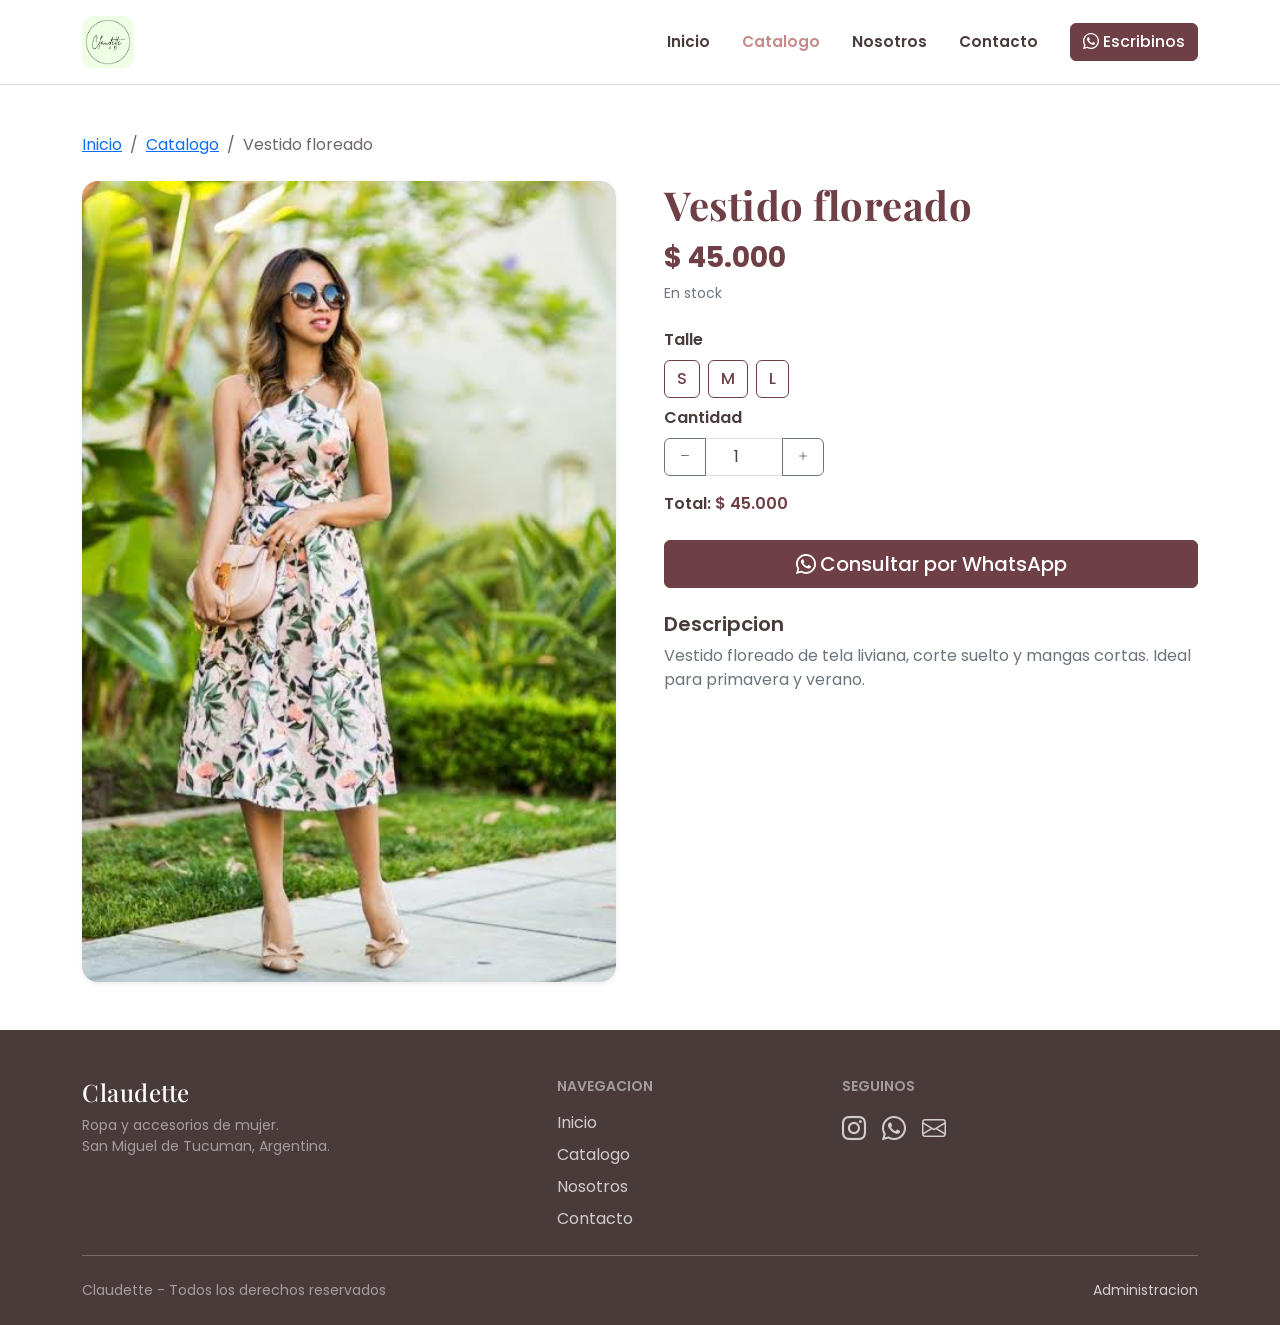
<file: vestidos.html>
<!DOCTYPE html>
<html lang="es">

<head>
  <meta charset="UTF-8">
  <meta name="viewport" content="width=device-width, initial-scale=1.0">

  <title>Claudette | Vestidos</title>
  <meta name="description" content="Vestidos livianos y frescos para primavera y verano - Claudette.">
  <link href="https://cdn.jsdelivr.net/npm/bootstrap@5.3.3/dist/css/bootstrap.min.css" rel="stylesheet">
  <link href="https://cdn.jsdelivr.net/npm/bootstrap-icons@1.11.3/font/bootstrap-icons.min.css" rel="stylesheet">

  <link rel="preconnect" href="https://fonts.googleapis.com">
  <link rel="preconnect" href="https://fonts.gstatic.com" crossorigin>
  <link href="https://fonts.googleapis.com/css2?family=Playfair+Display:wght@600;700&family=Poppins:wght@300;400;500;600&display=swap"
    rel="stylesheet">

  <link rel="stylesheet" href="css/custom.css">
  <link rel="stylesheet" href="css/productos.css">
</head>

<body>

  <nav class="navbar navbar-expand-lg bg-white border-bottom sticky-top py-3">
    <div class="container">

      <a class="navbar-brand p-0" href="index.html">
        <img src="img/ui/logo.jpeg" alt="Claudette - Tienda de ropa" height="52" class="rounded-3">
      </a>

      <button class="navbar-toggler border-0 shadow-none" type="button" data-bs-toggle="collapse"
        data-bs-target="#menuPrincipal" aria-controls="menuPrincipal" aria-expanded="false" aria-label="Abrir menu">
        <span class="navbar-toggler-icon"></span>
      </button>

      <div class="collapse navbar-collapse" id="menuPrincipal">
        <ul class="navbar-nav ms-auto mb-2 mb-lg-0 gap-lg-3">
          <li class="nav-item"><a class="nav-link" href="index.html">Inicio</a></li>
          <li class="nav-item"><a class="nav-link active" aria-current="page" href="catalogo.html">Catalogo</a></li>
          <li class="nav-item"><a class="nav-link" href="nosotros.html">Nosotros</a></li>
          <li class="nav-item"><a class="nav-link" href="contacto.html">Contacto</a></li>
        </ul>

        <a href="https://wa.me/5493815551234" class="btn btn-primary ms-lg-4 mt-3 mt-lg-0">
          <i class="bi bi-whatsapp me-1"></i>Escribinos
        </a>
      </div>

    </div>
  </nav>


  <main>

    <section class="container py-5">

      <nav aria-label="breadcrumb" class="mb-4">
        <ol class="breadcrumb mb-0">
          <li class="breadcrumb-item"><a href="index.html">Inicio</a></li>
          <li class="breadcrumb-item"><a href="catalogo.html">Catalogo</a></li>
          <li class="breadcrumb-item active" aria-current="page" id="breadcrumbProducto">Vestidos</li>
        </ol>
      </nav>

      <div class="row g-4 g-lg-5">

        <div class="col-lg-6">
          <img src="img/ui/claudete-vestido.jpg" class="img-fluid rounded-4 shadow-sm w-100 object-fit-cover"
            alt="Vestidos" id="imagenProducto">
        </div>

        <div class="col-lg-6" data-categoria="vestidos">
          <h1 class="titulo fw-bold text-bordo mb-2" id="nombreProducto">Vestidos</h1>
          <p class="fs-3 fw-bold text-bordo mb-1" id="precioProducto">$0</p>
          <p class="text-secondary small mb-4">En stock</p>

          <fieldset class="mb-2">
            <legend class="fw-semibold fs-6 mb-2">Talle</legend>
            <div class="d-flex gap-2" id="grupoTalles">
              <input type="radio" class="btn-check" name="talle" id="talleS" value="S" autocomplete="off">
              <label class="btn btn-outline-primary" for="talleS">S</label>

              <input type="radio" class="btn-check" name="talle" id="talleM" value="M" autocomplete="off">
              <label class="btn btn-outline-primary" for="talleM">M</label>

              <input type="radio" class="btn-check" name="talle" id="talleL" value="L" autocomplete="off">
              <label class="btn btn-outline-primary" for="talleL">L</label>
            </div>
            <div class="form-text text-danger d-none" id="avisoTalle">
              Elegi un talle antes de consultar.
            </div>
          </fieldset>

          <div class="mb-3">
            <label class="form-label fw-semibold d-block">Cantidad</label>
            <div class="input-group" style="max-width: 160px">
              <button class="btn btn-outline-secondary" type="button" id="btnMenos" aria-label="Restar cantidad">
                <i class="bi bi-dash"></i>
              </button>
              <input type="number" id="cantidad" name="cantidad" value="1" min="1" class="form-control text-center">
              <button class="btn btn-outline-secondary" type="button" id="btnMas" aria-label="Sumar cantidad">
                <i class="bi bi-plus"></i>
              </button>
            </div>
          </div>

          <p class="fw-semibold mb-4">
            Total: <span class="text-bordo" id="precioTotal">$0</span>
          </p>

          <a class="btn btn-primary btn-lg w-100 mb-4" id="btnConsultar" href="https://wa.me/5493815551234"
            target="_blank" rel="noopener">
            <i class="bi bi-whatsapp me-1"></i>Consultar por WhatsApp
          </a>

          <div>
            <h2 class="h5 fw-semibold mb-2">Descripcion</h2>
            <p class="text-secondary mb-0" id="descripcionProducto"></p>
          </div>
        </div>

      </div>
    </section>

  </main>


  <footer class="bg-marron text-white pt-5 pb-4" id="contactos">
    <div class="container">

      <div class="row gy-4">

        <div class="col-md-5">
          <h4 class="titulo h4 mb-2">Claudette</h4>
          <p class="small text-white-50 mb-0">
            Ropa y accesorios de mujer.<br>San Miguel de Tucuman, Argentina.
          </p>
        </div>

        <div class="col-6 col-md-3">
          <h5 class="text-uppercase small fw-semibold text-white-50 mb-3">Navegacion</h5>
          <ul class="list-unstyled d-flex flex-column gap-2 mb-0">
            <li><a class="link-footer" href="index.html">Inicio</a></li>
            <li><a class="link-footer" href="catalogo.html">Catalogo</a></li>
            <li><a class="link-footer" href="nosotros.html">Nosotros</a></li>
            <li><a class="link-footer" href="contacto.html">Contacto</a></li>
          </ul>
        </div>

        <div class="col-6 col-md-4">
          <h5 class="text-uppercase small fw-semibold text-white-50 mb-3">Seguinos</h5>
          <div class="d-flex gap-3 fs-4">
            <a class="link-footer" href="https://www.instagram.com/claudette.r.h" aria-label="Instagram">
              <i class="bi bi-instagram"></i>
            </a>
            <a class="link-footer" href="https://wa.me/5493815551234" aria-label="WhatsApp">
              <i class="bi bi-whatsapp"></i>
            </a>
            <a class="link-footer" href="mailto:hola@claudette.com" aria-label="Email">
              <i class="bi bi-envelope"></i>
            </a>
          </div>
        </div>

      </div>

      <hr class="border-light opacity-25 my-4">

      <div class="d-flex flex-column flex-sm-row justify-content-between align-items-center gap-2">
        <p class="small text-white-50 mb-0">Claudette - Todos los derechos reservados</p>
        <a class="link-footer small" href="admin/login.html">Administracion</a>
      </div>

    </div>
  </footer>

  <script src="https://cdn.jsdelivr.net/npm/bootstrap@5.3.3/dist/js/bootstrap.bundle.min.js"></script>
  <script src="js/producto-categoria.js"></script>

</body>

</html>
</file>
<file: css/custom.css>
:root {
    --rosa: #c58b8b;
    --rosa-claro: #f6eeee;
    --beige: #f8f4ef;
    --bordo: #6f3f46;
    --marron: #4a3b3b;
    --borde: #e5dada;

    /* variables globales */
    --bs-body-color: var(--marron);
    --bs-body-font-family: "Poppins", system-ui, -apple-system, "Segoe UI", Arial, sans-serif;
    --bs-body-font-size: 1rem;
    --bs-border-color: var(--borde);
    --bs-border-radius-lg: 12px;
    --bs-link-color: var(--bordo);
    --bs-link-hover-color: var(--rosa);
    --bs-secondary-color: #6f6666;
}


/*    TIPOGRAFÍAS */
.titulo,
.navbar-brand {
    font-family: "Playfair Display", Georgia, serif;
    letter-spacing: 0.5px;
}

.ls-1 {
    letter-spacing: 2px;
}


/*  UTILIDADES DE COLOR PROPIAS
   */
.text-bordo   { color: var(--bordo) !important; }
.text-rosa    { color: var(--rosa) !important; }
.bg-beige     { background-color: var(--beige) !important; }
.bg-rosa-claro{ background-color: var(--rosa-claro) !important; }
.bg-marron    { background-color: var(--marron) !important; }


/* botones */
.btn {
    --bs-btn-font-weight: 500;
    --bs-btn-border-radius: 6px;
}

.btn-primary {
    --bs-btn-color: #fff;
    --bs-btn-bg: var(--bordo);
    --bs-btn-border-color: var(--bordo);
    --bs-btn-hover-color: #fff;
    --bs-btn-hover-bg: var(--rosa);
    --bs-btn-hover-border-color: var(--rosa);
    --bs-btn-active-color: #fff;
    --bs-btn-active-bg: var(--rosa);
    --bs-btn-active-border-color: var(--rosa);
    --bs-btn-disabled-bg: var(--bordo);
    --bs-btn-disabled-border-color: var(--bordo);
}

.btn-outline-primary {
    --bs-btn-color: var(--bordo);
    --bs-btn-border-color: var(--bordo);
    --bs-btn-hover-color: #fff;
    --bs-btn-hover-bg: var(--bordo);
    --bs-btn-hover-border-color: var(--bordo);
    --bs-btn-active-color: #fff;
    --bs-btn-active-bg: var(--bordo);
    --bs-btn-active-border-color: var(--bordo);
}

.btn:focus-visible {
    box-shadow: 0 0 0 0.25rem rgba(197, 139, 139, 0.4);
}


/*  NAVBA */
.navbar .nav-link {
    color: var(--marron);
    font-weight: 600;
    font-size: 0.95rem;
}

.navbar .nav-link:hover,
.navbar .nav-link:focus,
.navbar .nav-link.active {
    color: var(--rosa);
}

.navbar-toggler:focus {
    box-shadow: 0 0 0 0.2rem rgba(197, 139, 139, 0.35);
}



.hero-img {
    min-height: 320px;
    max-height: 520px;
}


.img-categoria {
    width: 150px;
    height: 150px;
    border: 5px solid var(--rosa-claro);
    transition: transform 0.3s;
}

.categoria:hover .img-categoria {
    transform: scale(1.05);
}

@media (max-width: 575.98px) {
    .img-categoria {
        width: 120px;
        height: 120px;
    }
}


.card-producto {
    transition: transform 0.3s, box-shadow 0.3s;
}

.card-producto:hover {
    transform: translateY(-5px);
    box-shadow: 0 8px 20px rgba(111, 63, 70, 0.15) !important;
}

.card-producto .card-img-top {
    height: 280px;
}


/*FORMULARIOS */
.form-control:focus,
.form-select:focus {
    border-color: var(--rosa);
    box-shadow: 0 0 0 0.2rem rgba(197, 139, 139, 0.25);
}

.form-control::placeholder {
    color: #b5aaaa;
}


/*FOOTER */
.link-footer {
    color: rgba(255, 255, 255, 0.75);
    text-decoration: none;
    transition: color 0.3s;
}

.link-footer:hover,
.link-footer:focus {
    color: var(--rosa);
}




.link-ver {
    color: var(--bordo);
}

.link-ver:hover {
    color: var(--rosa);
}
</file>
<file: css/productos.css>
/*
.breadcrumb {
    color: var(--gris);
    font-size: 13px;
    margin-bottom: var(--espacio-md);
}

.breadcrumb a {
    color: var(--gris);
}

.breadcrumb a:hover {
    color: var(--rosa);
}

.detalle-producto {
    display: grid;
    grid-template-columns: 1.1fr 1fr;
    gap: var(--espacio-lg);
}

.galeria-principal img {
    width: 100%;
    border-radius: var(--radio);
}

.galeria-miniaturas {
    display: flex;
    gap: var(--espacio-xs);
    margin-top: var(--espacio-sm);
}

.galeria-miniaturas img {
    width: 70px;
    height: 70px;
    object-fit: cover;
}

.info-producto h1 {
    color: var(--bordo);
    font-size: 28px;
    margin-bottom: 8px;
}

.stock-disponible {
    color: var(--gris);
    font-size: 14px;
    margin-bottom: var(--espacio-sm);
}

.selector-talles {
    border: none;
    margin: var(--espacio-sm) 0;
}

.selector-talles legend {
    color: var(--bordo);
    font-weight: bold;
    margin-bottom: 8px;
}

.talles {
    display: flex;
    gap: 7px;
    margin: 15px 0;
}

.talles li {
    border: 1px solid var(--borde);
    padding: 4px 9px;
    border-radius: 4px;
    font-size: 13px;
}

.selector-cantidad {
    display: flex;
    align-items: center;
    gap: var(--espacio-xs);
    margin-bottom: var(--espacio-md);
}

.selector-cantidad input {
    width: 60px;
    padding: 6px;
    border: 1px solid var(--borde);
    border-radius: 5px;
}

.descripcion-producto {
    margin-top: var(--espacio-lg);
    color: var(--marron);
}

.descripcion-producto h2 {
    text-align: left;
    font-size: 20px;
    margin-bottom: 10px;
}

.boton-consultar {
    width: 100%;
    text-align: center;
}

@media (max-width: 900px) {
    .detalle-producto {
        grid-template-columns: 1fr;
    }
}

@media (max-width: 600px) {
    .info-producto h1 {
        font-size: 24px;
    }

    .galeria-miniaturas img {
        width: 55px;
        height: 55px;
    }
}
*/
</file>
<file: css/catalogo.css>
/*
:root {
    --rosa: #c58b8b;
    --rosa-claro: #f6eeee;
    --beige: #f8f4ef;
    --bordo: #6f3f46;
    --marron: #4a3b3b;
    --blanco: #ffffff;
    --gris: #777777;
    --borde: #e5dada;

    --fuente-principal: Arial, sans-serif;

    --espacio-xs: 8px;
    --espacio-sm: 16px;
    --espacio-md: 24px;
    --espacio-lg: 40px;

    --radio: 10px;
}




* {
    box-sizing: border-box;
    margin: 0;
    padding: 0;
}

body {
    font-family: var(--fuente-principal);
    color: var(--marron);
    background-color: var(--blanco);
    line-height: 1.5;
}

a {
    text-decoration: none;
    color: inherit;
}

ul {
    list-style: none;
}




.header {
    display: flex;
    justify-content: space-between;
    align-items: center;

    padding: 18px 6%;

    background-color: var(--blanco);
    border-bottom: 1px solid var(--borde);

    position: sticky;
    top: 0;
    z-index: 10;
}



.logo img {
    width: 100px;
    display: block;
    border-radius: 50px;
}




.nav-principal ul {
    display: flex;
    gap: 30px;
}

.nav-principal a {
    color: var(--marron);

    font-size: 15px;
    font-weight: 600;

    transition: 0.3s;
}

.nav-principal a:hover {
    color: var(--rosa);
}




main {
    max-width: 1200px;
    margin: auto;

    padding: 40px 5%;
}

main > h2 {
    text-align: center;

    color: var(--bordo);

    font-size: 30px;

    margin-bottom: 10px;
}

main > p {
    text-align: center;

    color: var(--gris);

    margin-bottom: 40px;
}




#categorias {
    margin-bottom: 40px;
}

details {
    border: 1px solid var(--borde);

    border-radius: var(--radio);

    background-color: var(--blanco);

    overflow: hidden;
}

summary {
    padding: 16px 20px;

    cursor: pointer;

    background-color: var(--rosa-claro);

    color: var(--bordo);

    transition: 0.3s;
}

summary:hover {
    background-color: #f1e1e1;
}

details ul {
    padding: 15px 20px;
}

details li {
    margin: 8px 0;
}

details li a {
    display: block;

    padding: 8px 12px;

    color: var(--marron);

    border-radius: 5px;

    transition: 0.3s;
}

details li a:hover {
    background-color: var(--rosa-claro);

    color: var(--bordo);
}




#catalogo {
    display: grid;

    grid-template-columns: repeat(3, 1fr);

    gap: 25px;

    width: 100%;
}




#catalogo > h2 {
    grid-column: 1 / 4;

    text-align: center;

    color: var(--bordo);

    font-size: 30px;

    margin-bottom: 10px;
}




#catalogo > br {
    display: none;
}




#catalogo > article {
    background-color: var(--blanco);

    border: 2px solid var(--borde);

    border-radius: var(--radio);

    padding: 25px;

    width: 100%;

    min-height: 250px;

    transition: 0.3s;
}




#catalogo > article:hover {
    transform: translateY(-5px);

    border-color: var(--rosa);

    box-shadow: 0 8px 20px rgba(111, 63, 70, 0.12);
}




#catalogo > article h3 {
    color: var(--marron);

    font-size: 20px;

    margin-bottom: 15px;
}




#catalogo > article p {
    color: var(--gris);

    margin-bottom: 12px;
}




#catalogo > article strong {
    color: var(--bordo);

    font-size: 18px;
}




#catalogo > article button {
    width: 100%;

    margin-top: 15px;

    padding: 12px 20px;

    border: none;

    border-radius: 5px;

    background-color: var(--bordo);

    color: var(--blanco);

    font-size: 15px;

    cursor: pointer;

    transition: 0.3s;
}

#catalogo > article button:hover {
    background-color: var(--rosa);
}




.footer {
    background-color: var(--marron);

    color: var(--blanco);

    text-align: center;

    padding: 35px 20px;
}

.footer-redes {
    display: flex;

    justify-content: center;

    gap: 30px;

    margin-bottom: 15px;
}

.footer-redes a {
    transition: 0.3s;
}

.footer-redes a:hover {
    color: var(--rosa);
}

.footer-copy {
    font-size: 14px;

    opacity: 0.8;
}




@media (max-width: 900px) {

    #catalogo {
        grid-template-columns: repeat(2, 1fr);
    }

    .header {
        flex-direction: column;

        gap: 15px;
    }

}



@media (max-width: 600px) {

    main {
        padding: 25px 15px;
    }

    .nav-principal ul {
        flex-wrap: wrap;

        justify-content: center;

        gap: 15px;
    }

    #catalogo {
        grid-template-columns: 1fr;
    }

    #catalogo > article {
        padding: 20px;
    }

    .footer-redes {
        gap: 20px;
    }

}

*/


:root {
    --rosa: #c58b8b;
    --rosa-claro: #f6eeee;
    --beige: #f8f4ef;
    --bordo: #6f3f46;
    --marron: #4a3b3b;
    --borde: #e5dada;

  
    --bs-body-color: var(--marron);
    --bs-body-font-family: "Poppins", system-ui, -apple-system, "Segoe UI", Arial, sans-serif;
    --bs-border-color: var(--borde);
    --bs-link-color: var(--bordo);
    --bs-link-hover-color: var(--rosa);
    --bs-secondary-color: #6f6666;
}



.titulo,
.navbar-brand {
    font-family: "Playfair Display", Georgia, serif;
    letter-spacing: 0.5px;
}

.ls-1 { letter-spacing: 2px; }

.text-bordo    { color: var(--bordo) !important; }
.text-rosa     { color: var(--rosa) !important; }
.bg-beige      { background-color: var(--beige) !important; }
.bg-rosa-claro { background-color: var(--rosa-claro) !important; }
.bg-marron     { background-color: var(--marron) !important; }



.btn {
    --bs-btn-font-weight: 500;
    --bs-btn-border-radius: 6px;
}

.btn-primary {
    --bs-btn-color: #fff;
    --bs-btn-bg: var(--bordo);
    --bs-btn-border-color: var(--bordo);
    --bs-btn-hover-color: #fff;
    --bs-btn-hover-bg: var(--rosa);
    --bs-btn-hover-border-color: var(--rosa);
    --bs-btn-active-color: #fff;
    --bs-btn-active-bg: var(--rosa);
    --bs-btn-active-border-color: var(--rosa);
    --bs-btn-disabled-bg: var(--bordo);
    --bs-btn-disabled-border-color: var(--bordo);
}

.btn-outline-primary {
    --bs-btn-color: var(--bordo);
    --bs-btn-border-color: var(--bordo);
    --bs-btn-hover-color: #fff;
    --bs-btn-hover-bg: var(--bordo);
    --bs-btn-hover-border-color: var(--bordo);
    --bs-btn-active-color: #fff;
    --bs-btn-active-bg: var(--bordo);
    --bs-btn-active-border-color: var(--bordo);
}

.btn:focus-visible {
    box-shadow: 0 0 0 0.25rem rgba(197, 139, 139, 0.4);
}



.navbar .nav-link {
    color: var(--marron);
    font-weight: 600;
    font-size: 0.95rem;
}

.navbar .nav-link:hover,
.navbar .nav-link:focus,
.navbar .nav-link.active {
    color: var(--rosa);
}

.navbar-toggler:focus {
    box-shadow: 0 0 0 0.2rem rgba(197, 139, 139, 0.35);
}


.accordion {
    --bs-accordion-btn-bg: var(--rosa-claro);
    --bs-accordion-btn-color: var(--bordo);
    --bs-accordion-active-bg: var(--rosa-claro);
    --bs-accordion-active-color: var(--bordo);
    --bs-accordion-border-color: var(--borde);
    --bs-accordion-btn-focus-box-shadow: 0 0 0 0.2rem rgba(197, 139, 139, 0.25);
}


.card-producto {
    transition: transform 0.3s, box-shadow 0.3s;
}

.card-producto:hover {
    transform: translateY(-5px);
    box-shadow: 0 8px 20px rgba(111, 63, 70, 0.15) !important;
}

.card-producto .card-img-top {
    height: 260px;
}


.link-footer {
    color: rgba(255, 255, 255, 0.75);
    text-decoration: none;
    transition: color 0.3s;
}

.link-footer:hover,
.link-footer:focus {
    color: var(--rosa);
}
</file>
<file: css/nosotros.css>
/*.historia-marca {
    text-align: center;
}

.historia-contenido {
    display: flex;
    align-items: center;
    gap: var(--espacio-lg);
    background-color: var(--beige);
    padding: 40px;
    border-radius: var(--radio);
    text-align: left;
}

.historia-contenido img {
    width: 320px;
    flex-shrink: 0;
    border-radius: var(--radio);
}

.historia-texto p {
    color: var(--gris);
    margin-bottom: 15px;
}

.valores-marca {
    text-align: center;
}

.grilla-valores {
    display: grid;
    grid-template-columns: repeat(3, 1fr);
    gap: 25px;
}

.card-valor {
    background-color: var(--rosa-claro);
    border: 1px solid var(--borde);
    border-radius: var(--radio);
    padding: 30px 20px;

    display: flex;
    flex-direction: column;
    gap: var(--espacio-xs);
}

.card-valor h3 {
    color: var(--bordo);
}

.card-valor p {
    color: var(--gris);
    font-size: 15px;
}*/

.main-nosotros h1 {
    display: table;
    margin-left: auto;
    margin-right: auto;

    background-color: var(--bordo);
    color: #fff;

    padding: 10px 30px;
    border-radius: 10px;
}

.valores-marca .card {
    background-color: var(--rosa-claro);
    border: none;
}

.valores-marca .card-title {
    color: var(--bordo);
}

.btn-ver-mas {
    color: var(--bordo);
    text-decoration: none;
    font-size: 14px;
}

.btn-ver-mas:hover {
    color: var(--rosa);
}

.card-text-extra {
    font-size: 14px;
    color: var(--gris);
    margin-top: 10px;
}
</file>
